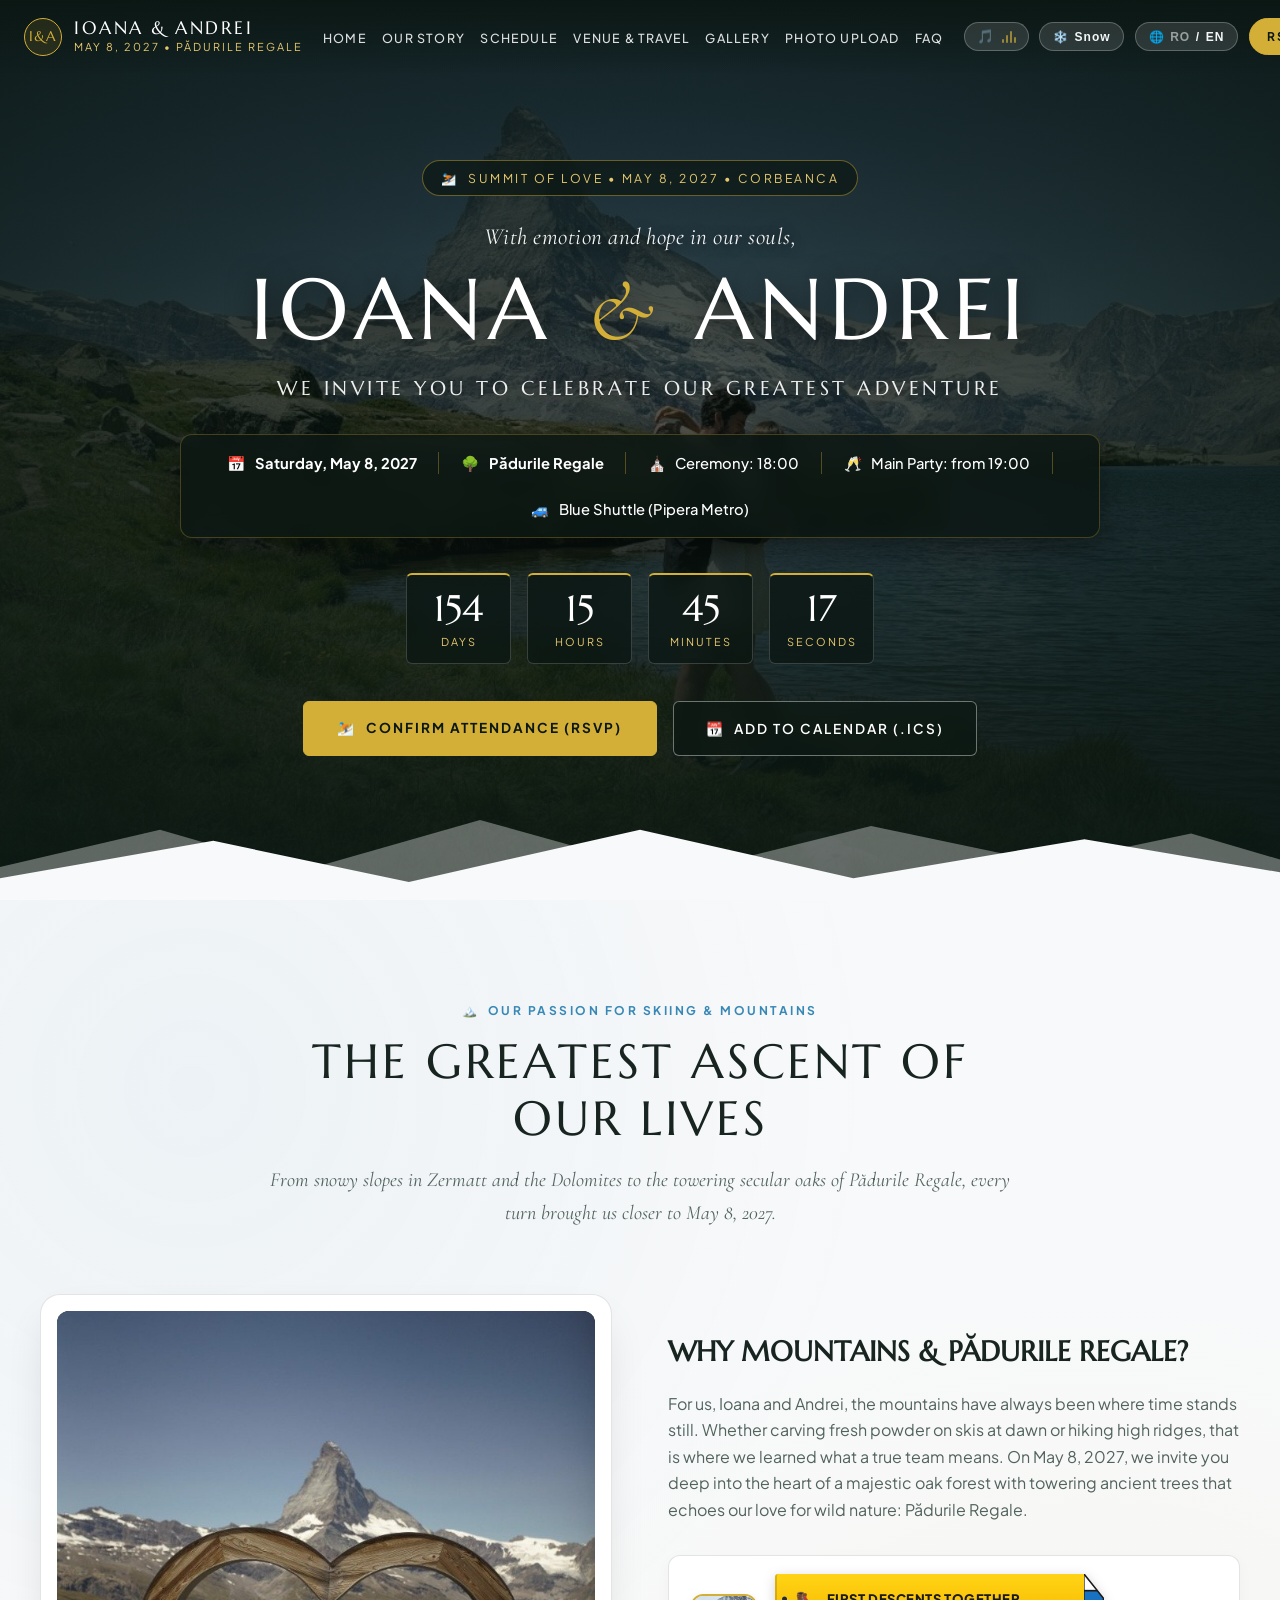
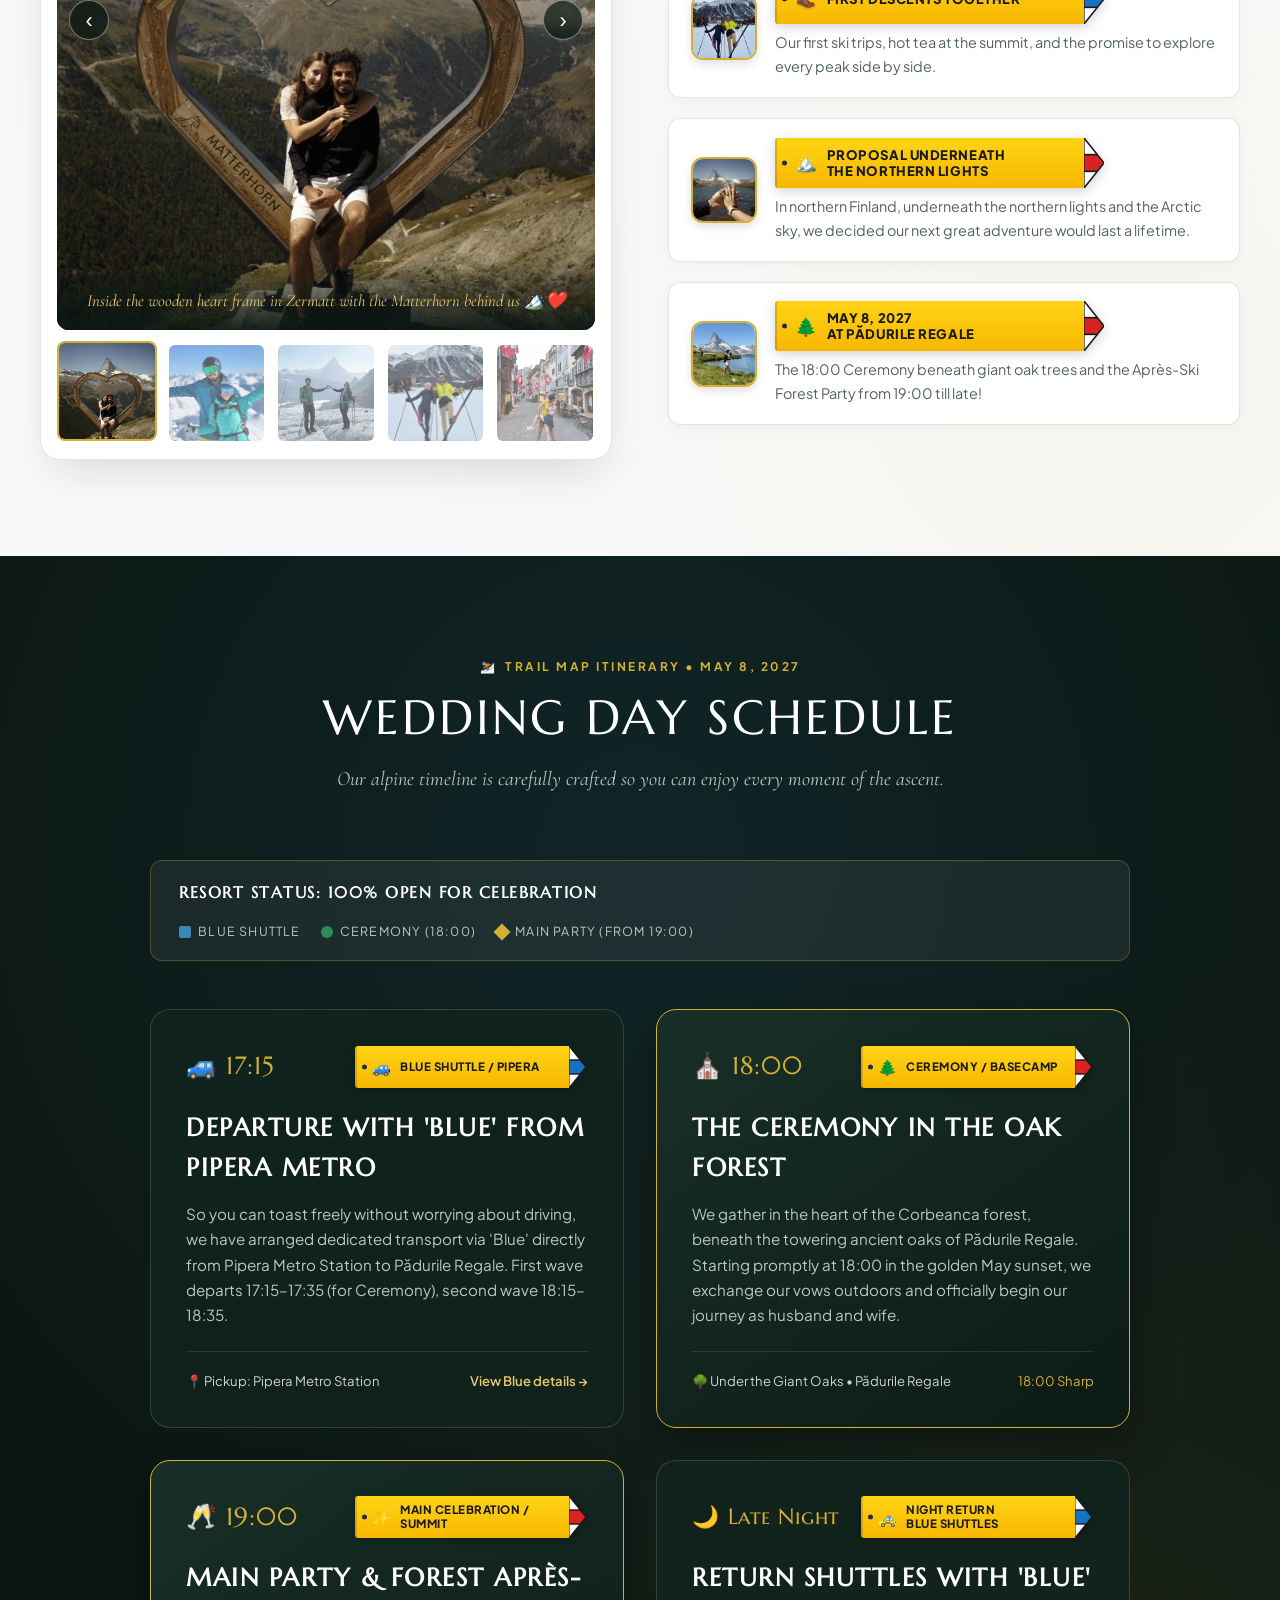
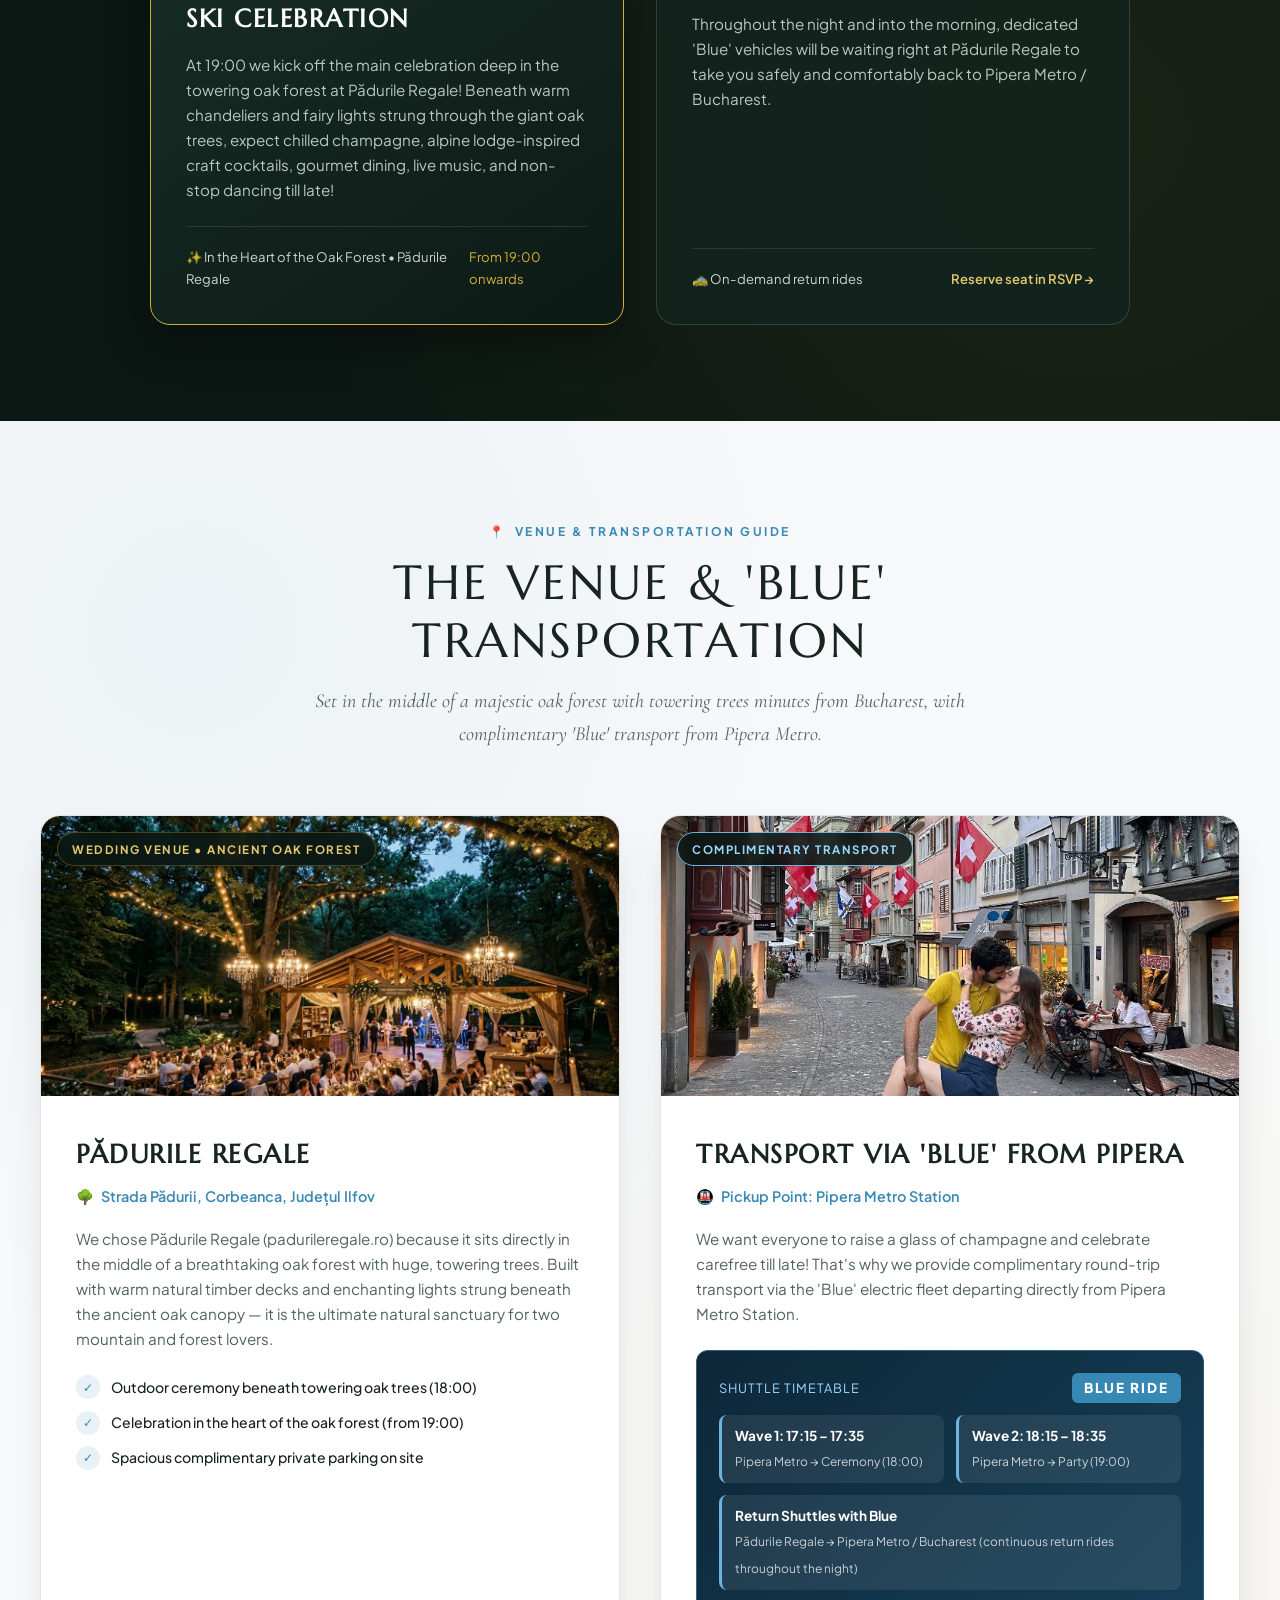
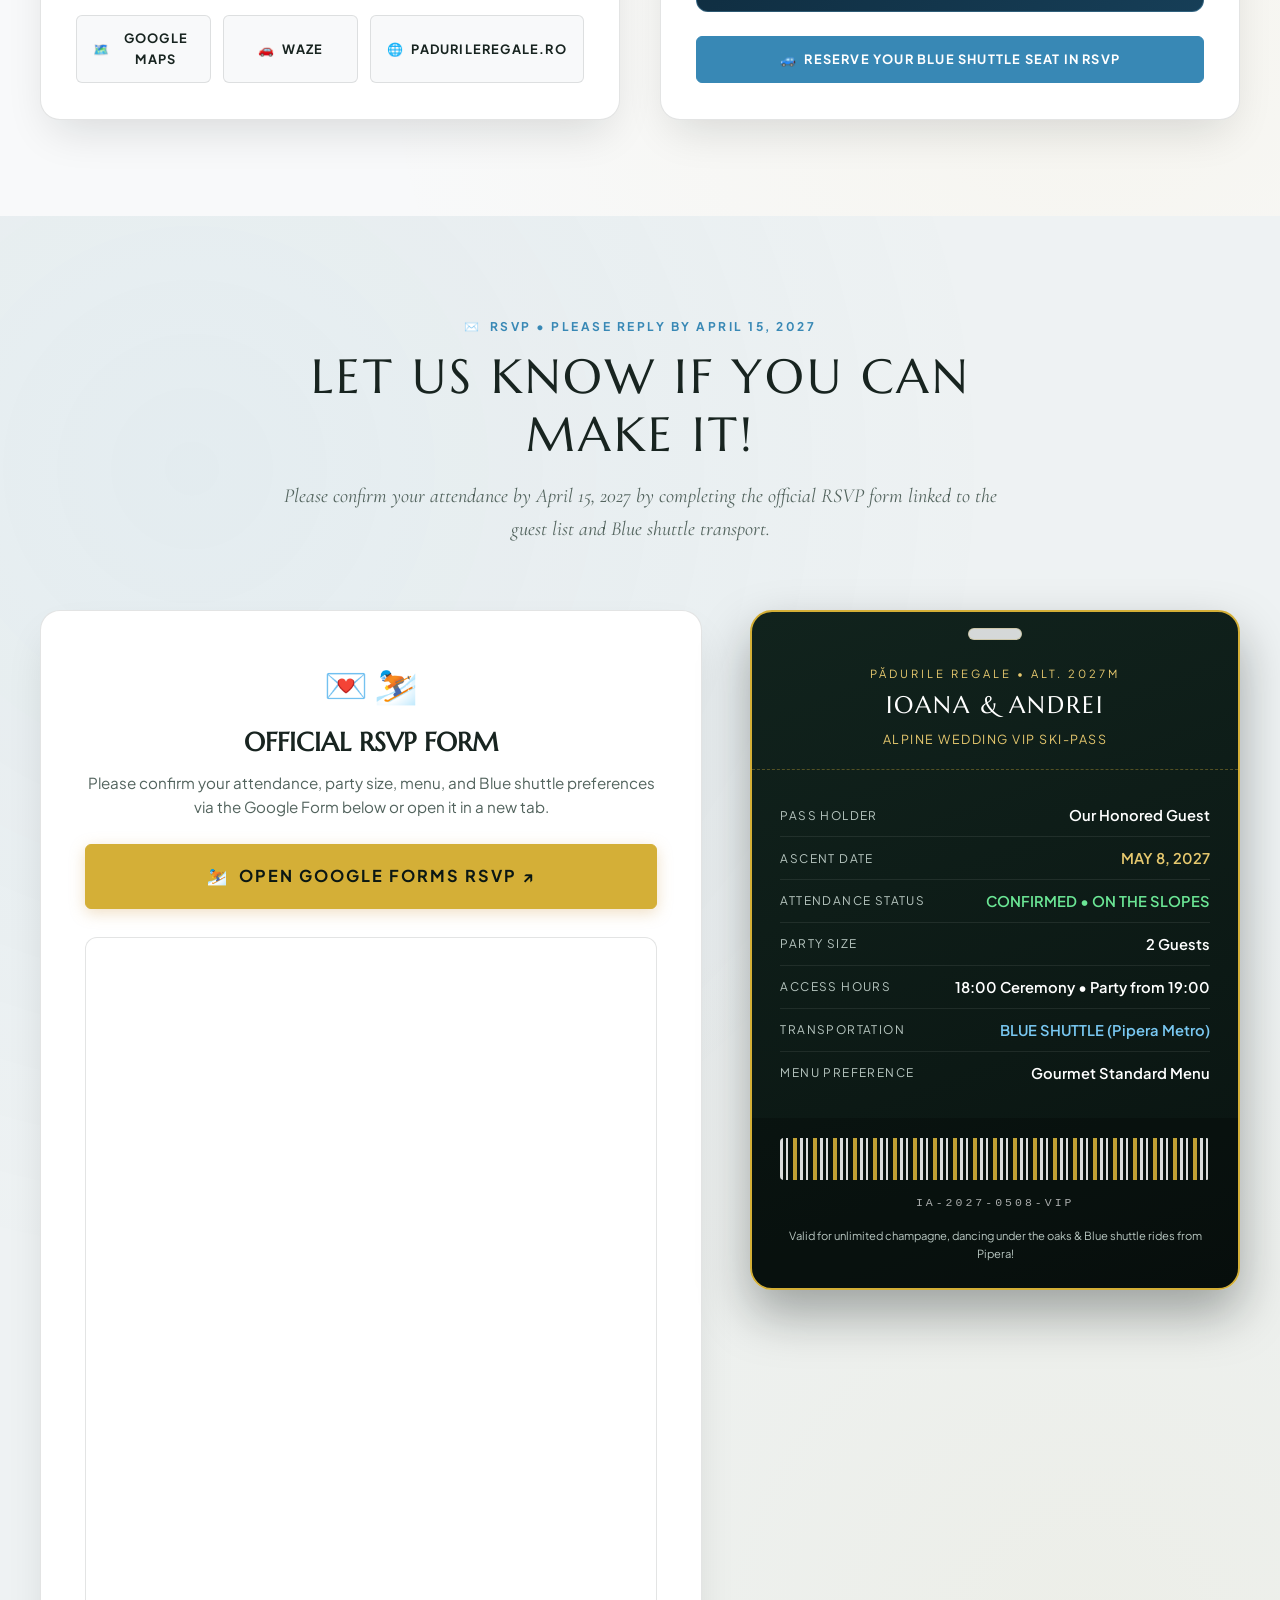
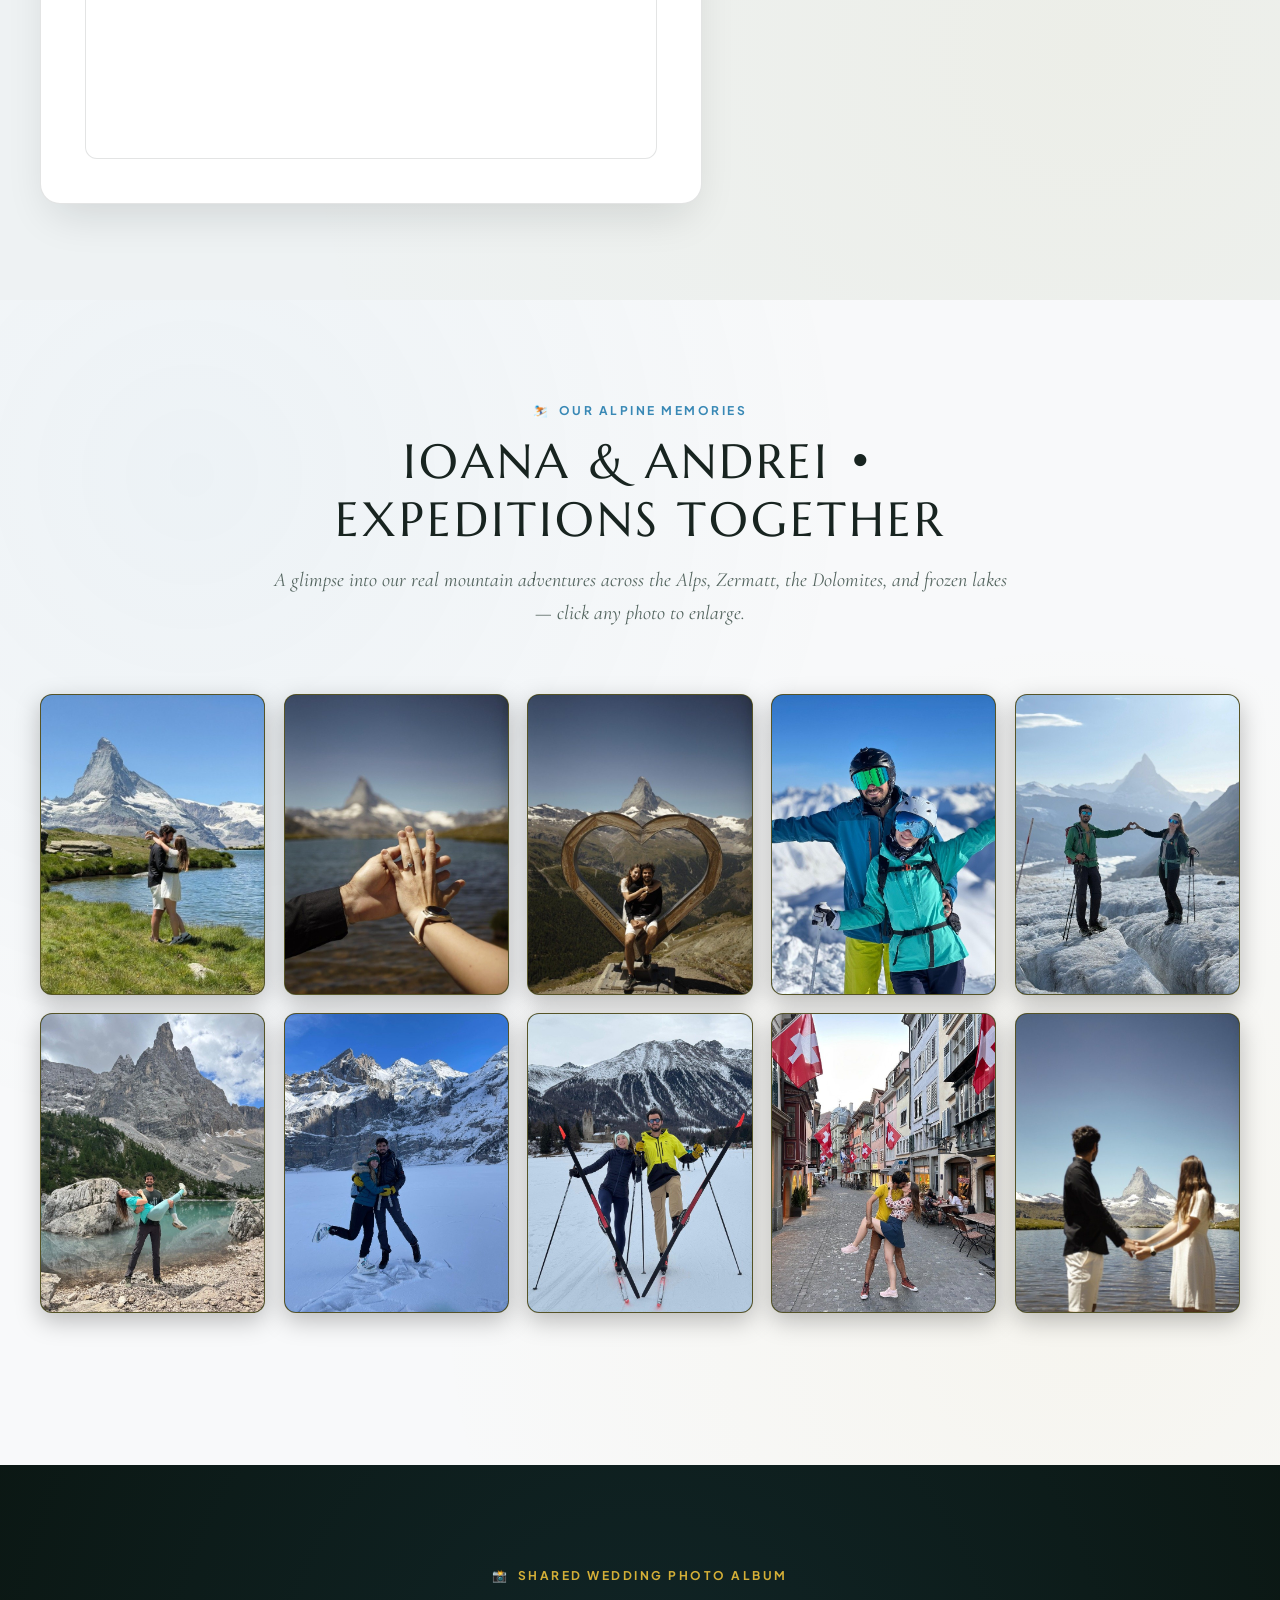
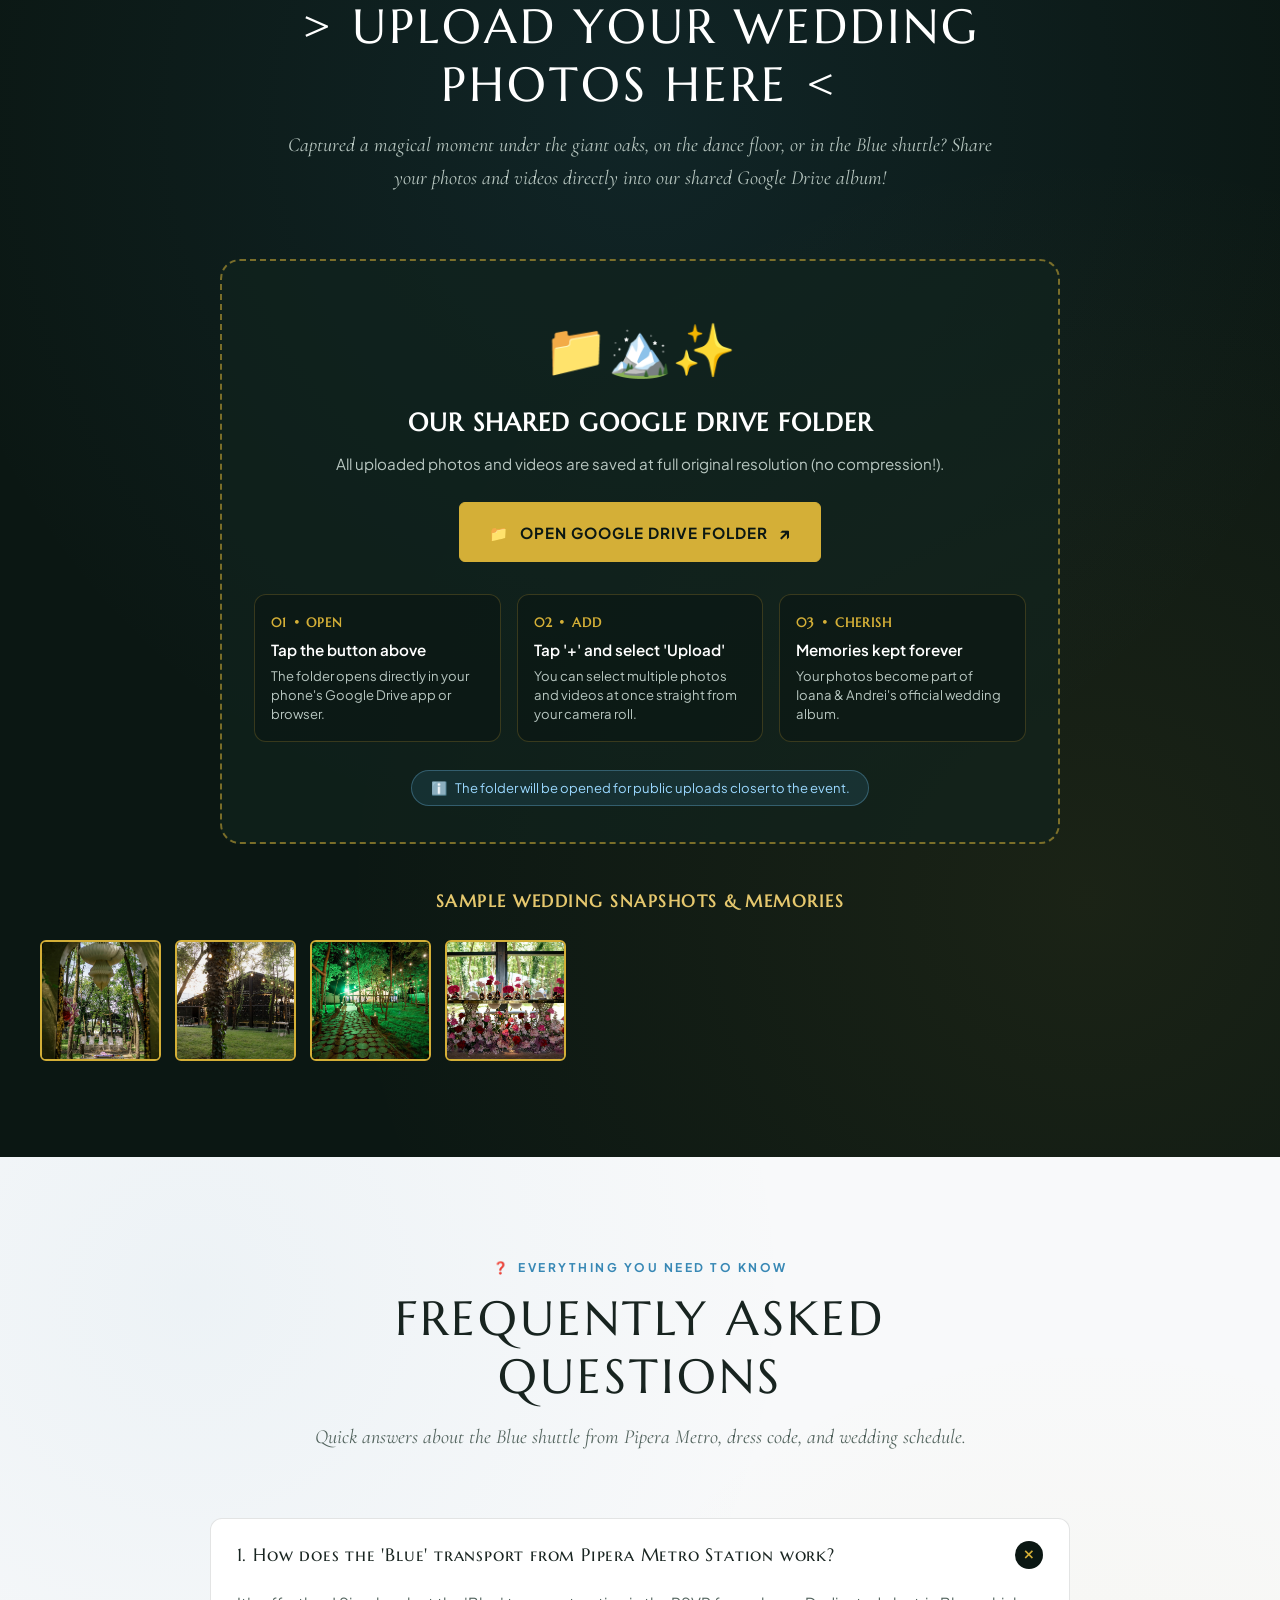
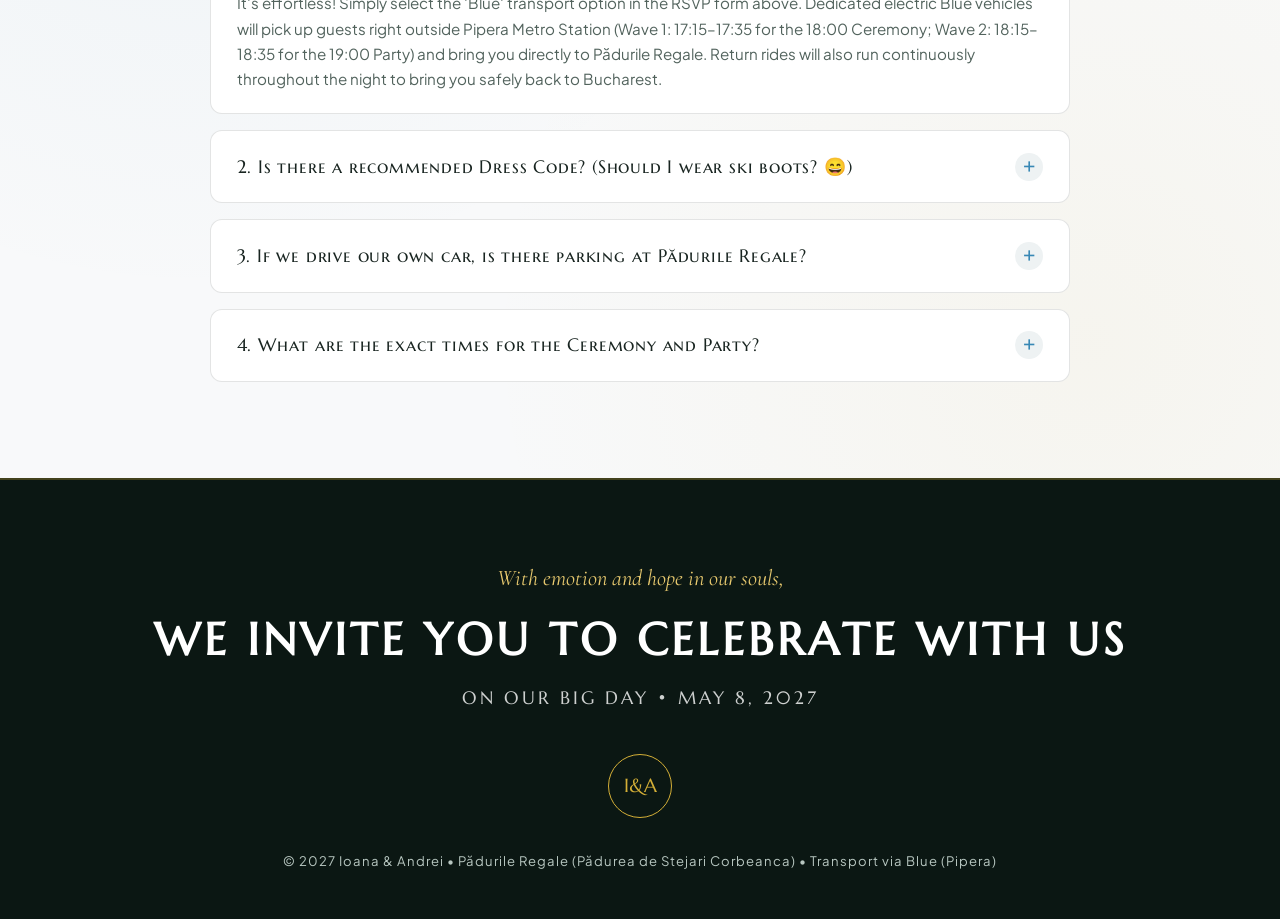
<file: index.html>
<!DOCTYPE html>
<html lang="en">
<head>
  <meta charset="UTF-8" />
  <meta name="viewport" content="width=device-width, initial-scale=1.0" />
  <title>Ioana &amp; Andrei • May 8, 2027 • Wedding at Pădurile Regale</title>
  <meta name="description" content="With emotion and joy in our hearts, we invite you to celebrate with us on May 8, 2027 at Pădurile Regale! Ceremony at 18:00 in the ancient oak forest, followed by the Main Party from 19:00 onwards. Transport provided with Blue from Pipera Metro." />
  <meta name="robots" content="noindex, nofollow, noarchive" />
  <meta name="googlebot" content="noindex, nofollow, noarchive" />
  <link rel="stylesheet" href="styles.css?v=2.5" />
</head>
<body>
  <!-- Subtle Snowfall Overlay -->
  <canvas id="snow-canvas" aria-hidden="true"></canvas>

  <!-- Background Atmosphere Music Player (HTML5 Audio: Alex Warren - Ordinary) -->
  <audio id="bg-audio" preload="auto" loop playsinline>
    <source src="assets/audio/ordinary.mp3" type="audio/mpeg" />
  </audio>

  <!-- Navigation Header -->
  <header id="site-header" class="site-header">
    <div class="nav-container">
      <a href="#acasa" class="brand-logo" id="nav-brand-link">
        <div class="brand-crest-mini">I&amp;A</div>
        <div class="brand-text">
          <span class="brand-names">IOANA &amp; ANDREI</span>
          <span class="brand-sub" data-ro="8 MAI 2027 • PĂDURILE REGALE" data-en="MAY 8, 2027 • PĂDURILE REGALE">MAY 8, 2027 • PĂDURILE REGALE</span>
        </div>
      </a>

      <nav aria-label="Main Navigation">
        <ul class="nav-links">
          <li><a href="#acasa" data-ro="Acasă" data-en="Home">Home</a></li>
          <li><a href="#poveste" data-ro="Povestea" data-en="Our Story">Our Story</a></li>
          <li><a href="#program" data-ro="Program" data-en="Schedule">Schedule</a></li>
          <li><a href="#locatie-transport" data-ro="Locație &amp; Transport" data-en="Venue &amp; Travel">Venue &amp; Travel</a></li>
          <li><a href="#galerie-foto" data-ro="Galerie" data-en="Gallery">Gallery</a></li>
          <li><a href="#galerie" data-ro="Upload Poze" data-en="Photo Upload">Photo Upload</a></li>
          <li><a href="#faq" data-ro="FAQ" data-en="FAQ">FAQ</a></li>
        </ul>
      </nav>

      <div class="nav-actions">
        <button type="button" id="music-toggle-btn" class="btn-pill-sm music-toggle-btn" aria-label="Muzică de fundal" title="Muzică de fundal: Alex Warren - Ordinary" data-ro-title="Muzică de fundal: Alex Warren - Ordinary" data-en-title="Background music: Alex Warren - Ordinary">
          <span class="music-icon">🎵</span>
          <span class="soundwave" aria-hidden="true">
            <span class="soundwave-bar bar-1"></span>
            <span class="soundwave-bar bar-2"></span>
            <span class="soundwave-bar bar-3"></span>
            <span class="soundwave-bar bar-4"></span>
          </span>
        </button>
        <button type="button" id="snow-toggle-btn" class="btn-pill-sm" title="Comută ninsoarea alpină">
          ❄️ <span data-ro="Atmosferă" data-en="Snow">Snow</span>
        </button>
        <button type="button" id="lang-toggle-btn" class="btn-pill-sm" aria-label="Switch Language">
          🌐 <span id="lang-ro" style="opacity:0.55">RO</span> / <span id="lang-en" style="font-weight:700">EN</span>
        </button>
        <a href="#confirmari" class="btn-rsvp-nav" id="header-rsvp-btn" data-ro="Confirmă (RSVP)" data-en="RSVP Now">RSVP Now</a>
        <button type="button" id="mobile-menu-toggle" class="mobile-menu-toggle" aria-label="Toggle navigation menu" aria-expanded="false" aria-controls="mobile-nav-drawer">
          <span class="hamburger-bar"></span>
          <span class="hamburger-bar"></span>
          <span class="hamburger-bar"></span>
        </button>
      </div>
    </div>
  </header>

  <!-- Mobile Navigation Overlay Drawer -->
  <div id="mobile-nav-drawer" class="mobile-nav-drawer" aria-hidden="true">
    <div class="mobile-nav-inner">
      <ul class="mobile-nav-links">
        <li>
          <a href="#acasa" class="mobile-nav-link">
            <span class="mobile-nav-icon">🏔️</span>
            <span class="mobile-nav-text" data-ro="Acasă" data-en="Home">Home</span>
            <span class="mobile-nav-chevron">›</span>
          </a>
        </li>
        <li>
          <a href="#poveste" class="mobile-nav-link">
            <span class="mobile-nav-icon">⛷️</span>
            <span class="mobile-nav-text" data-ro="Povestea" data-en="Our Story">Our Story</span>
            <span class="mobile-nav-chevron">›</span>
          </a>
        </li>
        <li>
          <a href="#program" class="mobile-nav-link">
            <span class="mobile-nav-icon">⏱️</span>
            <span class="mobile-nav-text" data-ro="Program" data-en="Schedule">Schedule</span>
            <span class="mobile-nav-chevron">›</span>
          </a>
        </li>
        <li>
          <a href="#locatie-transport" class="mobile-nav-link">
            <span class="mobile-nav-icon">🌲</span>
            <span class="mobile-nav-text" data-ro="Locație &amp; Transport" data-en="Venue &amp; Travel">Venue &amp; Travel</span>
            <span class="mobile-nav-chevron">›</span>
          </a>
        </li>
        <li>
          <a href="#galerie-foto" class="mobile-nav-link">
            <span class="mobile-nav-icon">📸</span>
            <span class="mobile-nav-text" data-ro="Galerie" data-en="Gallery">Gallery</span>
            <span class="mobile-nav-chevron">›</span>
          </a>
        </li>
        <li>
          <a href="#galerie" class="mobile-nav-link">
            <span class="mobile-nav-icon">☁️</span>
            <span class="mobile-nav-text" data-ro="Upload Poze" data-en="Photo Upload">Photo Upload</span>
            <span class="mobile-nav-chevron">›</span>
          </a>
        </li>
        <li>
          <a href="#faq" class="mobile-nav-link">
            <span class="mobile-nav-icon">❓</span>
            <span class="mobile-nav-text" data-ro="FAQ" data-en="FAQ">FAQ</span>
            <span class="mobile-nav-chevron">›</span>
          </a>
        </li>
      </ul>
      <div class="mobile-nav-footer">
        <a href="#confirmari" class="btn-primary-gold mobile-nav-rsvp-btn" id="mobile-rsvp-btn">
          <span>⛷️</span>
          <span data-ro="Confirmă Prezența (RSVP)" data-en="Confirm Attendance (RSVP)">Confirm Attendance (RSVP)</span>
        </a>
        <div class="mobile-nav-quick-toggles">
          <button type="button" id="mobile-snow-toggle" class="btn-pill-sm mobile-quick-pill" title="Comută ninsoarea">
            ❄️ <span data-ro="Ninsoare Alpină" data-en="Snow Effect">Snow Effect</span>
          </button>
          <button type="button" id="mobile-music-toggle" class="btn-pill-sm mobile-quick-pill" title="Muzică de fundal">
            🎵 <span data-ro="Muzică Nuntă" data-en="Wedding Music">Wedding Music</span>
          </button>
        </div>
        <div class="mobile-nav-meta">
          <span data-ro="📅 8 Mai 2027" data-en="📅 May 8, 2027">📅 May 8, 2027</span>
          <span>•</span>
          <span data-ro="🌲 Pădurile Regale" data-en="🌲 Pădurile Regale">🌲 Pădurile Regale</span>
        </div>
      </div>
    </div>
  </div>

  <main>
    <!-- HERO SECTION WITH INTERACTIVE REAL-PHOTO SLIDESHOW BACKGROUND -->
    <section id="acasa" class="hero-section">
      <!-- Dual-Layer Background Slideshow (100% Real Photos of Ioana & Andrei) -->
      <div class="hero-slideshow-wrapper" aria-hidden="true">
        <!-- Slide 1: Lake Embrace beneath Matterhorn -->
        <div class="hero-slide active">
          <img src="assets/real_01_lake_embrace.jpg" class="hero-slide-ambient" alt="" style="object-position: 57% 48%;" />
          <img src="assets/real_01_lake_embrace.jpg" class="hero-slide-main" alt="Ioana și Andrei îmbrățișați lângă lacul alpin sub Matterhorn" style="object-position: 57% 48%;" />
        </div>
        <!-- Slide 2: Ski Goggles on Snowy Slope -->
        <div class="hero-slide">
          <img src="assets/real_04_ski_goggles.jpg" class="hero-slide-ambient" alt="" style="object-position: center 35%;" />
          <img src="assets/real_04_ski_goggles.jpg" class="hero-slide-main" alt="Ioana și Andrei pe pârtia de schi" style="object-position: center 35%;" />
        </div>
        <!-- Slide 3: Engagement Ring at Matterhorn -->
        <div class="hero-slide">
          <img src="assets/real_02_ring_matterhorn.jpg" class="hero-slide-ambient" alt="" style="object-position: center 52%;" />
          <img src="assets/real_02_ring_matterhorn.jpg" class="hero-slide-main" alt="Inelul de logodnă în fața vârfului Matterhorn" style="object-position: center 52%;" />
        </div>
        <!-- Slide 4: Dolomites Turquoise Lake Lift -->
        <div class="hero-slide">
          <img src="assets/real_06_dolomites_lift.jpg" class="hero-slide-ambient" alt="" style="object-position: center 58%;" />
          <img src="assets/real_06_dolomites_lift.jpg" class="hero-slide-main" alt="Ioana și Andrei în Dolomiți lângă lacul turcoaz" style="object-position: center 58%;" />
        </div>
        <!-- Slide 5: Ice Skating on Mountain Lake -->
        <div class="hero-slide">
          <img src="assets/real_07_ice_skating.jpg" class="hero-slide-ambient" alt="" style="object-position: center 48%;" />
          <img src="assets/real_07_ice_skating.jpg" class="hero-slide-main" alt="Ioana și Andrei la patinaj pe lacul înghețat din munți" style="object-position: center 48%;" />
        </div>
      </div>

      <div class="hero-overlay"></div>

      <div class="hero-content">
        <div class="alpine-badge">
          <span>⛷️</span>
          <span data-ro="ALTITUDINEA FERICIRII • 8 MAI 2027 • CORBEANCA" data-en="SUMMIT OF LOVE • MAY 8, 2027 • CORBEANCA">SUMMIT OF LOVE • MAY 8, 2027 • CORBEANCA</span>
        </div>

        <p class="hero-quote-pre" data-ro="Cu emoție și speranță în suflet," data-en="With emotion and hope in our souls,">With emotion and hope in our souls,</p>

        <h1 class="hero-title">
          IOANA <span class="amp">&amp;</span> ANDREI
        </h1>

        <p class="hero-subtitle-invite" data-ro="Vă invităm să ne fiți alături în ziua cea mare" data-en="We invite you to celebrate our greatest adventure">We invite you to celebrate our greatest adventure</p>

        <!-- Key Event Details Pill Bar -->
        <div class="hero-meta-bar">
          <div class="hero-meta-item">
            <span>📅</span>
            <strong data-ro="Sâmbătă, 8 Mai 2027" data-en="Saturday, May 8, 2027">Saturday, May 8, 2027</strong>
          </div>
          <div class="hero-meta-divider"></div>
          <div class="hero-meta-item">
            <span>🌳</span>
            <strong>Pădurile Regale</strong>
          </div>
          <div class="hero-meta-divider"></div>
          <div class="hero-meta-item">
            <span>⛪</span>
            <span data-ro="Ceremonia: 18:00" data-en="Ceremony: 18:00">Ceremony: 18:00</span>
          </div>
          <div class="hero-meta-divider"></div>
          <div class="hero-meta-item">
            <span>🥂</span>
            <span data-ro="Petrecerea: de la 19:00" data-en="Main Party: from 19:00">Main Party: from 19:00</span>
          </div>
          <div class="hero-meta-divider"></div>
          <div class="hero-meta-item">
            <span>🚙</span>
            <span data-ro="Transport Blue (Metrou Pipera)" data-en="Blue Shuttle (Pipera Metro)">Blue Shuttle (Pipera Metro)</span>
          </div>
        </div>

        <!-- Live Countdown Timer -->
        <div class="countdown-grid" aria-label="Countdown to Wedding">
          <div class="countdown-box">
            <div class="countdown-num" id="cd-days">235</div>
            <div class="countdown-label" data-ro="Zile" data-en="Days">Days</div>
          </div>
          <div class="countdown-box">
            <div class="countdown-num" id="cd-hours">04</div>
            <div class="countdown-label" data-ro="Ore" data-en="Hours">Hours</div>
          </div>
          <div class="countdown-box">
            <div class="countdown-num" id="cd-mins">49</div>
            <div class="countdown-label" data-ro="Minute" data-en="Minutes">Minutes</div>
          </div>
          <div class="countdown-box">
            <div class="countdown-num" id="cd-secs">28</div>
            <div class="countdown-label" data-ro="Secunde" data-en="Seconds">Seconds</div>
          </div>
        </div>

        <!-- Hero CTA Buttons -->
        <div class="hero-cta-group">
          <a href="#confirmari" class="btn-primary-gold" id="hero-btn-rsvp">
            <span>⛷️</span>
            <span data-ro="Confirmă Prezența (Dă-ne de veste!)" data-en="Confirm Attendance (RSVP)">Confirm Attendance (RSVP)</span>
          </a>
          <button type="button" class="btn-outline-snow" id="btn-download-ics">
            <span>📆</span>
            <span data-ro="Salvează în Calendar (.ics)" data-en="Add to Calendar (.ics)">Add to Calendar (.ics)</span>
          </button>
        </div>
      </div>

      <!-- Mountain Silhouette SVG Divider -->
      <div class="mountain-divider">
        <svg viewBox="0 0 1440 120" preserveAspectRatio="none" xmlns="http://www.w3.org/2000/svg">
          <path d="M0,120 L0,75 L180,25 L340,80 L540,12 L760,85 L980,20 L1180,70 L1340,30 L1440,65 L1440,120 Z" fill="#f8f9fa" opacity="0.35"></path>
          <path d="M0,120 L0,90 L240,40 L460,95 L720,25 L960,90 L1220,38 L1440,82 L1440,120 Z" fill="#f8f9fa"></path>
        </svg>
      </div>
    </section>

    <!-- OUR ALPINE STORY & THEME SECTION -->
    <section id="poveste" class="section-padding topo-pattern-light">
      <div class="container">
        <div class="section-header">
          <div class="section-tag">
            <span>🏔️</span>
            <span data-ro="PASIUNEA NOASTRĂ PENTRU MUNTE &amp; SCHI" data-en="OUR PASSION FOR SKIING &amp; MOUNTAINS">OUR PASSION FOR SKIING &amp; MOUNTAINS</span>
          </div>
          <h2 class="section-title" data-ro="CEA MAI FRUMOASĂ ASCENSIUNE A VIEȚII NOASTRE" data-en="THE GREATEST ASCENT OF OUR LIVES">THE GREATEST ASCENT OF OUR LIVES</h2>
          <p class="section-subtitle" data-ro="De pe pârtiile înzăpezite din Zermatt și Dolomiți până sub coroanele stejarilor seculari din Pădurile Regale, fiecare viraj ne-a adus mai aproape de ziua de 8 Mai 2027." data-en="From snowy slopes in Zermatt and the Dolomites to the towering secular oaks of Pădurile Regale, every turn brought us closer to May 8, 2027.">From snowy slopes in Zermatt and the Dolomites to the towering secular oaks of Pădurile Regale, every turn brought us closer to May 8, 2027.</p>
        </div>

        <div class="story-grid">
          <!-- Interactive Photo Carousel Card (Real Photos of Ioana & Andrei) -->
          <div class="story-carousel-card">
            <div class="story-carousel-stage">
              <button type="button" class="story-nav-btn prev" id="story-prev-btn" aria-label="Previous story photo">‹</button>
              <img src="assets/real_03_heart_frame.jpg" alt="Ioana și Andrei în Zermatt - Matterhorn" id="story-carousel-main-img" class="story-carousel-img" style="transition: opacity 0.2s ease; object-position: center 65%;" />
              <button type="button" class="story-nav-btn next" id="story-next-btn" aria-label="Next story photo">›</button>
              <div class="story-carousel-caption" id="story-carousel-caption">
                Inside the heart frame in Zermatt, with the Matterhorn behind us 🏔️❤️
              </div>
            </div>

            <!-- Thumbnails Strip -->
            <div class="story-thumbs-strip">
              <button type="button" class="story-thumb-btn active"
                data-src="assets/real_03_heart_frame.jpg"
                data-object-position="center 65%"
                data-caption-ro="Inside the heart frame in Zermatt, with the Matterhorn behind us 🏔️❤️"
                data-caption-en="Inside the wooden heart frame in Zermatt with the Matterhorn behind us 🏔️❤️">
                <img src="assets/real_03_heart_frame.jpg" alt="Zermatt Heart Frame" style="object-position: center 65%;" />
              </button>
              <button type="button" class="story-thumb-btn"
                data-src="assets/real_04_ski_goggles.jpg"
                data-object-position="center 35%"
                data-caption-ro="Pe pârtia de schi, în elementul nostru favorit ⛷️❄️"
                data-caption-en="On the ski slopes together, in our favorite element ⛷️❄️">
                <img src="assets/real_04_ski_goggles.jpg" alt="Ski Goggles on Slope" style="object-position: center 35%;" />
              </button>
              <button type="button" class="story-thumb-btn"
                data-src="assets/real_05_glacier_heart.jpg"
                data-object-position="center 45%"
                data-caption-ro="Pe ghețar la peste 3.000m altitudine, formând o inimă 🤍🏔️"
                data-caption-en="On the glacier above 3,000m altitude, making a heart with our hands 🤍🏔️">
                <img src="assets/real_05_glacier_heart.jpg" alt="Glacier Heart" style="object-position: center 45%;" />
              </button>
              <button type="button" class="story-thumb-btn"
                data-src="assets/real_08_xc_skis.jpg"
                data-object-position="center 40%"
                data-caption-ro="Cu schiurile de fond în valea înzăpezită 🎿🌲"
                data-caption-en="Cross-country skiing in a serene snowy alpine valley 🎿🌲">
                <img src="assets/real_08_xc_skis.jpg" alt="Cross-country skis" style="object-position: center 40%;" />
              </button>
              <button type="button" class="story-thumb-btn"
                data-src="assets/real_09_swiss_kiss.jpg"
                data-object-position="center 58%"
                data-caption-ro="Sărut pe străduțele alpine din Elveția 🇨🇭✨"
                data-caption-en="A kiss on charming Swiss alpine cobblestone streets 🇨🇭✨">
                <img src="assets/real_09_swiss_kiss.jpg" alt="Swiss Village Kiss" style="object-position: center 58%;" />
              </button>
            </div>
          </div>

          <div class="story-text-content">
            <h3 style="font-family: var(--font-display); font-size: 1.75rem; margin-bottom: 1rem; color: var(--text-dark);" data-ro="DE CE MUNTELE &amp; PĂDURILE REGALE?" data-en="WHY MOUNTAINS &amp; PĂDURILE REGALE?">WHY MOUNTAINS &amp; PĂDURILE REGALE?</h3>
            <p style="color: var(--text-muted-dark); margin-bottom: 1.25rem;" data-ro="Pentru noi, Ioana și Andrei, muntele a fost mereu locul unde timpul stă în loc. Fie că suntem cu schiurile în picioare la prima oră a dimineții pe pârtie sau pe poteci de creastă, acolo am învățat ce înseamnă echipa perfectă. Pe 8 Mai 2027, vă invităm în inima unei păduri autentice de stejari cu arbori impunători, care ne amintește de liniștea și măreția naturii montane: Pădurile Regale." data-en="For us, Ioana and Andrei, the mountains have always been where time stands still. Whether carving fresh powder on skis at dawn or hiking high ridges, that is where we learned what a true team means. On May 8, 2027, we invite you deep into the heart of a majestic oak forest with towering ancient trees that echoes our love for wild nature: Pădurile Regale.">For us, Ioana and Andrei, the mountains have always been where time stands still. Whether carving fresh powder on skis at dawn or hiking high ridges, that is where we learned what a true team means. On May 8, 2027, we invite you deep into the heart of a majestic oak forest with towering ancient trees that echoes our love for wild nature: Pădurile Regale.</p>

            <div class="ski-milestones">
              <!-- Milestone 1: Swiss Hiking Sign (Alpinwanderweg - Blue Tip) -->
              <div class="milestone-card">
                <img src="assets/real_08_xc_skis.jpg" alt="Primele coborâri la schi" class="milestone-photo-avatar" style="object-position: center 38%;" />
                <div class="milestone-info">
                  <h4 class="swiss-trail-sign tip-blue">
                    <span class="swiss-trail-icon">🥾</span>
                    <span class="swiss-trail-text" data-ro="PRIMELE COBORÂRI ÎMPREUNĂ" data-en="FIRST DESCENTS TOGETHER">FIRST DESCENTS TOGETHER</span>
                  </h4>
                  <p data-ro="Primele vacanțe la schi, ceaiul cald în vârful muntelui și promisiunea că vom explora lumea împreună." data-en="Our first ski trips, hot tea at the summit, and the promise to explore every peak side by side.">Our first ski trips, hot tea at the summit, and the promise to explore every peak side by side.</p>
                </div>
              </div>

              <!-- Milestone 2: Swiss Hiking Sign (Bergwanderweg - Red Tip: Proposal in Northern Finland) -->
              <div class="milestone-card">
                <img src="assets/real_02_ring_matterhorn.jpg" alt="Cererea în căsătorie în nordul Finlandei sub aurora boreală" class="milestone-photo-avatar" style="object-position: center 58%;" />
                <div class="milestone-info">
                  <h4 class="swiss-trail-sign tip-red">
                    <span class="swiss-trail-icon">🏔️</span>
                    <span class="swiss-trail-text" data-ro="CEREREA ÎN CĂSĂTORIE&lt;br&gt;SUB AURORA BOREALĂ" data-en="PROPOSAL UNDERNEATH&lt;br&gt;THE NORTHERN LIGHTS">PROPOSAL UNDERNEATH<br>THE NORTHERN LIGHTS</span>
                  </h4>
                  <p data-ro="În nordul Finlandei, sub magia aurorei boreale și cerul arctic, am decis că următoarea noastră mare aventură va fi pentru totdeauna." data-en="In northern Finland, underneath the northern lights and the Arctic sky, we decided our next great adventure would last a lifetime.">In northern Finland, underneath the northern lights and the Arctic sky, we decided our next great adventure would last a lifetime.</p>
                </div>
              </div>

              <!-- Milestone 3: Swiss Hiking Sign (Bergwanderweg - Red Tip: Wedding Celebration) -->
              <div class="milestone-card">
                <img src="assets/real_01_lake_embrace.jpg" alt="Nunta la Pădurile Regale" class="milestone-photo-avatar" style="object-position: 57% 50%;" />
                <div class="milestone-info">
                  <h4 class="swiss-trail-sign tip-red">
                    <span class="swiss-trail-icon">🌲</span>
                    <span class="swiss-trail-text" data-ro="8 MAI 2027&lt;br&gt;LA PĂDURILE REGALE" data-en="MAY 8, 2027&lt;br&gt;AT PĂDURILE REGALE">MAY 8, 2027<br>AT PĂDURILE REGALE</span>
                  </h4>
                  <p data-ro="Ceremonia de la 18:00 sub stejarii uriași și Petrecerea Après-Ski de la ora 19:00 până târziu în noapte!" data-en="The 18:00 Ceremony beneath giant oak trees and the Après-Ski Forest Party from 19:00 till late!">The 18:00 Ceremony beneath giant oak trees and the Après-Ski Forest Party from 19:00 till late!</p>
                </div>
              </div>
            </div>
          </div>
        </div>
      </div>
    </section>

    <!-- SCHEDULE / PROGRAM SECTION (SKI TRAIL MAP TIMELINE) -->
    <section id="program" class="section-padding topo-pattern-dark dark-section">
      <div class="container">
        <div class="section-header">
          <div class="section-tag gold">
            <span>⛷️</span>
            <span data-ro="HARTA PÂRTIILOR • 8 MAI 2027" data-en="TRAIL MAP ITINERARY • MAY 8, 2027">TRAIL MAP ITINERARY • MAY 8, 2027</span>
          </div>
          <h2 class="section-title" data-ro="PROGRAMUL EVENIMENTULUI" data-en="WEDDING DAY SCHEDULE">WEDDING DAY SCHEDULE</h2>
          <p class="section-subtitle" data-ro="Mișcarea pe pârtie este atent planificată pentru ca voi să vă bucurați de fiecare clipă." data-en="Our alpine timeline is carefully crafted so you can enjoy every moment of the ascent.">Our alpine timeline is carefully crafted so you can enjoy every moment of the ascent.</p>
        </div>

        <div class="timeline-wrapper">
          <div class="ski-map-header">
            <div>
              <strong style="color: #fff; font-family: var(--font-display); letter-spacing: 1.5px;" data-ro="STATUS DOMENIU SCHIABIL: DESCHIS 100% PENTRU DISTRACȚIE" data-en="RESORT STATUS: 100% OPEN FOR CELEBRATION">RESORT STATUS: 100% OPEN FOR CELEBRATION</strong>
            </div>
            <div class="ski-map-legend">
              <div class="legend-item"><span class="legend-dot square"></span> <span data-ro="Transport Blue (Pipera)" data-en="Blue Shuttle">Blue Shuttle</span></div>
              <div class="legend-item"><span class="legend-dot circle"></span> <span data-ro="Ceremonia (18:00)" data-en="Ceremony (18:00)">Ceremony (18:00)</span></div>
              <div class="legend-item"><span class="legend-dot diamond"></span> <span data-ro="Petrecerea (de la 19:00)" data-en="Main Party (from 19:00)">Main Party (from 19:00)</span></div>
            </div>
          </div>

          <div class="schedule-cards-grid">
            <!-- Card 1: Transport Blue Departure -->
            <div class="schedule-card">
              <div>
                <div class="schedule-card-top">
                  <div class="schedule-time-badge">
                    <span>🚙</span> 17:15
                  </div>
                  <div class="swiss-trail-sign sm tip-blue">
                    <span class="swiss-trail-icon">🚙</span>
                    <span class="swiss-trail-text" data-ro="SHUTTLE BLUE / PIPERA" data-en="BLUE SHUTTLE / PIPERA">BLUE SHUTTLE / PIPERA</span>
                  </div>
                </div>
                <h3 data-ro="PLECAREA CU „BLUE” DE LA METROU PIPERA" data-en="DEPARTURE WITH 'BLUE' FROM PIPERA METRO">DEPARTURE WITH 'BLUE' FROM PIPERA METRO</h3>
                <p data-ro="Pentru ca voi să vă puteți bucura de șampanie fără grija mașinii, am asigurat transport dedicat prin serviciul „Blue” direct de la Stația de Metrou Pipera către Pădurile Regale. Primul grup pleacă între 17:15 și 17:35 (pentru Ceremonie), iar al doilea între 18:15 și 18:35." data-en="So you can toast freely without worrying about driving, we have arranged dedicated transport via 'Blue' directly from Pipera Metro Station to Pădurile Regale. First wave departs 17:15–17:35 (for Ceremony), second wave 18:15–18:35.">So you can toast freely without worrying about driving, we have arranged dedicated transport via 'Blue' directly from Pipera Metro Station to Pădurile Regale. First wave departs 17:15–17:35 (for Ceremony), second wave 18:15–18:35.</p>
              </div>
              <div class="schedule-card-footer">
                <span data-ro="📍 Punct de preluare: Metrou Pipera" data-en="📍 Pickup: Pipera Metro Station">📍 Pickup: Pipera Metro Station</span>
                <a href="#locatie-transport" style="color: var(--accent-gold-light); text-decoration: none; font-weight: 600;" data-ro="Vezi detalii Blue →" data-en="View Blue details →">View Blue details →</a>
              </div>
            </div>

            <!-- Card 2: 18:00 Ceremony (Highlighted) -->
            <div class="schedule-card featured">
              <div>
                <div class="schedule-card-top">
                  <div class="schedule-time-badge">
                    <span>⛪</span> 18:00
                  </div>
                  <div class="swiss-trail-sign sm tip-red">
                    <span class="swiss-trail-icon">🌲</span>
                    <span class="swiss-trail-text" data-ro="CEREMONIA / BASECAMP" data-en="CEREMONY / BASECAMP">CEREMONY / BASECAMP</span>
                  </div>
                </div>
                <h3 data-ro="CEREMONIA ÎN PĂDUREA DE STEJARI" data-en="THE CEREMONY IN THE OAK FOREST">THE CEREMONY IN THE OAK FOREST</h3>
                <p data-ro="Ne adunăm în inima pădurii din Corbeanca, la umbra stejarilor seculari uriași de la Pădurile Regale. Începând cu ora 18:00 fix, în lumina caldă a apusului de mai, ne vom rosti jurămintele în aer liber și vom începe oficial călătoria noastră ca familie." data-en="We gather in the heart of the Corbeanca forest, beneath the towering ancient oaks of Pădurile Regale. Starting promptly at 18:00 in the golden May sunset, we exchange our vows outdoors and officially begin our journey as husband and wife.">We gather in the heart of the Corbeanca forest, beneath the towering ancient oaks of Pădurile Regale. Starting promptly at 18:00 in the golden May sunset, we exchange our vows outdoors and officially begin our journey as husband and wife.</p>
              </div>
              <div class="schedule-card-footer">
                <span data-ro="🌳 Sub Stejarii Seculari • Pădurile Regale" data-en="🌳 Under the Giant Oaks • Pădurile Regale">🌳 Under the Giant Oaks • Pădurile Regale</span>
                <span style="color: var(--accent-gold);" data-ro="Ora 18:00 Fix" data-en="18:00 Sharp">18:00 Sharp</span>
              </div>
            </div>

            <!-- Card 3: 19:00 Main Party (Highlighted) -->
            <div class="schedule-card featured">
              <div>
                <div class="schedule-card-top">
                  <div class="schedule-time-badge">
                    <span>🥂</span> 19:00
                  </div>
                  <div class="swiss-trail-sign sm tip-red">
                    <span class="swiss-trail-icon">✨</span>
                    <span class="swiss-trail-text" data-ro="MAREA PETRECERE / SUMMIT" data-en="MAIN CELEBRATION / SUMMIT">MAIN CELEBRATION / SUMMIT</span>
                  </div>
                </div>
                <h3 data-ro="PETRECEREA PRINCIPALĂ &amp; APRÈS-SKI ÎN PĂDURE" data-en="MAIN PARTY &amp; FOREST APRÈS-SKI CELEBRATION">MAIN PARTY &amp; FOREST APRÈS-SKI CELEBRATION</h3>
                <p data-ro="De la ora 19:00 dăm startul petrecerii principale în mijlocul pădurii de stejari cu arbori impunători la Pădurile Regale! Sub candelabrele și ghirlandele luminoase agățate printre stejarii uriași, vă așteptăm cu șampanie rece, cocktailuri inspirate de cabanele alpine, cină festivă, muzică live și dans până târziu în noapte!" data-en="At 19:00 we kick off the main celebration deep in the towering oak forest at Pădurile Regale! Beneath warm chandeliers and fairy lights strung through the giant oak trees, expect chilled champagne, alpine lodge-inspired craft cocktails, gourmet dining, live music, and non-stop dancing till late!">At 19:00 we kick off the main celebration deep in the towering oak forest at Pădurile Regale! Beneath warm chandeliers and fairy lights strung through the giant oak trees, expect chilled champagne, alpine lodge-inspired craft cocktails, gourmet dining, live music, and non-stop dancing till late!</p>
              </div>
              <div class="schedule-card-footer">
                <span data-ro="✨ În Inima Pădurii de Stejari • Pădurile Regale" data-en="✨ In the Heart of the Oak Forest • Pădurile Regale">✨ In the Heart of the Oak Forest • Pădurile Regale</span>
                <span style="color: var(--accent-gold);" data-ro="De la ora 19:00" data-en="From 19:00 onwards">From 19:00 onwards</span>
              </div>
            </div>

            <!-- Card 4: Night Return Shuttle -->
            <div class="schedule-card">
              <div>
                <div class="schedule-card-top">
                  <div class="schedule-time-badge time-range">
                    <span>🌙</span> <span data-ro="Noaptea Târziu" data-en="Late Night">Late Night</span>
                  </div>
                  <div class="swiss-trail-sign sm tip-blue">
                    <span class="swiss-trail-icon">🚕</span>
                    <span class="swiss-trail-text" data-ro="COBORÂREA DE NOAPTE&lt;br&gt;NIGHT SHUTTLE" data-en="NIGHT RETURN&lt;br&gt;BLUE SHUTTLES">NIGHT RETURN<br>BLUE SHUTTLES</span>
                  </div>
                </div>
                <h3 data-ro="CURSE RETUR CU „BLUE” SPRE BUCUREȘTI" data-en="RETURN SHUTTLES WITH 'BLUE'">RETURN SHUTTLES WITH 'BLUE'</h3>
                <p data-ro="Pe parcursul nopții și până dimineața, mașinile „Blue” vor fi pregătite la Pădurile Regale pentru a vă duce în deplină siguranță și confort înapoi la Metrou Pipera / în București." data-en="Throughout the night and into the morning, dedicated 'Blue' vehicles will be waiting right at Pădurile Regale to take you safely and comfortably back to Pipera Metro / Bucharest.">Throughout the night and into the morning, dedicated 'Blue' vehicles will be waiting right at Pădurile Regale to take you safely and comfortably back to Pipera Metro / Bucharest.</p>
              </div>
              <div class="schedule-card-footer">
                <span data-ro="🚕 Curse retur la cerere" data-en="🚕 On-demand return rides">🚕 On-demand return rides</span>
                <a href="#confirmari" style="color: var(--accent-gold-light); text-decoration: none; font-weight: 600;" data-ro="Rezervă loc în RSVP →" data-en="Reserve seat in RSVP →">Reserve seat in RSVP →</a>
              </div>
            </div>
          </div>
        </div>
      </div>
    </section>

    <!-- VENUE & TRANSPORT SECTION (PADURILE REGALE OAK FOREST + BLUE FROM PIPERA) -->
    <section id="locatie-transport" class="section-padding topo-pattern-light">
      <div class="container">
        <div class="section-header">
          <div class="section-tag">
            <span>📍</span>
            <span data-ro="GHID DE CĂLĂTORIE SPRE EVENIMENT" data-en="VENUE &amp; TRANSPORTATION GUIDE">VENUE &amp; TRANSPORTATION GUIDE</span>
          </div>
          <h2 class="section-title" data-ro="LOCAȚIA &amp; TRANSPORTUL CU „BLUE”" data-en="THE VENUE &amp; 'BLUE' TRANSPORTATION">THE VENUE &amp; 'BLUE' TRANSPORTATION</h2>
          <p class="section-subtitle" data-ro="În mijlocul unei păduri de stejari cu arbori uriași, la câteva minute de București, cu transport asigurat de la Metrou Pipera." data-en="Set in the middle of a majestic oak forest with towering trees minutes from Bucharest, with complimentary 'Blue' transport from Pipera Metro.">Set in the middle of a majestic oak forest with towering trees minutes from Bucharest, with complimentary 'Blue' transport from Pipera Metro.</p>
        </div>

        <div class="venue-transport-grid">
          <!-- Venue Card: Padurile Regale (Authentic Oak Forest) -->
          <article class="venue-card">
            <div class="card-media-header">
              <img src="assets/venue_padurile_regale.jpg" alt="Pădurile Regale Corbeanca - În mijlocul pădurii de stejari uriași" id="venue-img" />
              <span class="card-media-badge" data-ro="LOCAȚIA NUNȚII • PĂDURE DE STEJARI" data-en="WEDDING VENUE • ANCIENT OAK FOREST">WEDDING VENUE • ANCIENT OAK FOREST</span>
            </div>
            <div class="card-body">
              <div>
                <h3>PĂDURILE REGALE</h3>
                <div class="location-address">
                  <span>🌳</span>
                  <span>Strada Pădurii, Corbeanca, Județul Ilfov</span>
                </div>
                <p data-ro="Am ales Pădurile Regale (padurileregale.ro) pentru că se află chiar în mijlocul unei păduri spectaculoase de stejari cu arbori uriași. Este un spațiu cald din lemn masiv, terase deschise și lumini feerice suspendate sub coroanele stejarilor seculari — cadrul natural perfect pentru doi îndrăgostiți de munte și pădure." data-en="We chose Pădurile Regale (padurileregale.ro) because it sits directly in the middle of a breathtaking oak forest with huge, towering trees. Built with warm natural timber decks and enchanting lights strung beneath the ancient oak canopy — it is the ultimate natural sanctuary for two mountain and forest lovers.">We chose Pădurile Regale (padurileregale.ro) because it sits directly in the middle of a breathtaking oak forest with huge, towering trees. Built with warm natural timber decks and enchanting lights strung beneath the ancient oak canopy — it is the ultimate natural sanctuary for two mountain and forest lovers.</p>

                <ul class="feature-list">
                  <li>
                    <span class="feature-icon">✓</span>
                    <span data-ro="Ceremonie în aer liber sub stejarii uriași (ora 18:00)" data-en="Outdoor ceremony beneath towering oak trees (18:00)">Outdoor ceremony beneath towering oak trees (18:00)</span>
                  </li>
                  <li>
                    <span class="feature-icon">✓</span>
                    <span data-ro="Petrecere în inima pădurii de stejari (de la ora 19:00)" data-en="Celebration in the heart of the oak forest (from 19:00)">Celebration in the heart of the oak forest (from 19:00)</span>
                  </li>
                  <li>
                    <span class="feature-icon">✓</span>
                    <span data-ro="Parcare privată generoasă în incinta pădurii (pentru cei cu mașina personală)" data-en="Spacious complimentary private parking on site">Spacious complimentary private parking on site</span>
                  </li>
                </ul>
              </div>

              <div class="card-actions-row">
                <a href="https://maps.google.com/?q=Padurile+Regale+Corbeanca" target="_blank" rel="noopener noreferrer" class="btn-action-secondary">
                  <span>🗺️</span> Google Maps
                </a>
                <a href="https://waze.com/ul?q=Padurile%20Regale%20Corbeanca" target="_blank" rel="noopener noreferrer" class="btn-action-secondary">
                  <span>🚗</span> Waze
                </a>
                <a href="https://padurileregale.ro/" target="_blank" rel="noopener noreferrer" class="btn-action-secondary">
                  <span>🌐</span> padurileregale.ro
                </a>
              </div>
            </div>
          </article>

          <!-- Transport Card: Blue from Pipera Metro (Using Real Photo of Ioana & Andrei) -->
          <article class="transport-card">
            <div class="card-media-header">
              <img src="assets/real_09_swiss_kiss.jpg" alt="Transport Blue de la Metrou Pipera la Pădurile Regale - Ioana și Andrei" style="object-position: center 58%;" />
              <span class="card-media-badge" style="border-color: #6cb4dc; color: #9ad8ff;" data-ro="TRANSPORT ASIGURAT • FĂRĂ GRIJI" data-en="COMPLIMENTARY TRANSPORT">COMPLIMENTARY TRANSPORT</span>
            </div>
            <div class="card-body">
              <div>
                <h3 data-ro="TRANSPORT CU „BLUE” DIN PIPERA" data-en="TRANSPORT VIA 'BLUE' FROM PIPERA">TRANSPORT VIA 'BLUE' FROM PIPERA</h3>
                <div class="location-address">
                  <span>🚇</span>
                  <span data-ro="Punct de Îmbarcare: Stația de Metrou Pipera" data-en="Pickup Point: Pipera Metro Station">Pickup Point: Pipera Metro Station</span>
                </div>
                <p data-ro="Ne dorim să ciocnim împreună un pahar de șampanie și să dansăm până târziu! De aceea, punem la dispoziția tuturor invitaților transport gratuit dus-întors asigurat de flota electrică „Blue”, cu plecare direct de la Stația de Metrou Pipera." data-en="We want everyone to raise a glass of champagne and celebrate carefree till late! That's why we provide complimentary round-trip transport via the 'Blue' electric fleet departing directly from Pipera Metro Station.">We want everyone to raise a glass of champagne and celebrate carefree till late! That's why we provide complimentary round-trip transport via the 'Blue' electric fleet departing directly from Pipera Metro Station.</p>

                <!-- Blue Timetable Highlight Box -->
                <div class="blue-shuttle-box">
                  <div class="blue-shuttle-header">
                    <span style="font-size: 0.8rem; text-transform: uppercase; letter-spacing: 1px; color: #9ad8ff;" data-ro="ORAR PLECARE &amp; RETUR" data-en="SHUTTLE TIMETABLE">SHUTTLE TIMETABLE</span>
                    <span class="blue-logo-badge">BLUE RIDE</span>
                  </div>
                  <div class="shuttle-timetable">
                    <div class="shuttle-slot">
                      <strong data-ro="Tur 1: 17:15 – 17:35" data-en="Wave 1: 17:15 – 17:35">Wave 1: 17:15 – 17:35</strong>
                      <span data-ro="Metrou Pipera → Ceremonie (18:00)" data-en="Pipera Metro → Ceremony (18:00)">Pipera Metro → Ceremony (18:00)</span>
                    </div>
                    <div class="shuttle-slot">
                      <strong data-ro="Tur 2: 18:15 – 18:35" data-en="Wave 2: 18:15 – 18:35">Wave 2: 18:15 – 18:35</strong>
                      <span data-ro="Metrou Pipera → Petrecere (19:00)" data-en="Pipera Metro → Party (19:00)">Pipera Metro → Party (19:00)</span>
                    </div>
                    <div class="shuttle-slot" style="grid-column: 1 / -1;">
                      <strong data-ro="Curse Retur cu Blue" data-en="Return Shuttles with Blue">Return Shuttles with Blue</strong>
                      <span data-ro="Pădurile Regale → Metrou Pipera / București (curse asigurate pe tot parcursul nopții)" data-en="Pădurile Regale → Pipera Metro / Bucharest (continuous return rides throughout the night)">Pădurile Regale → Pipera Metro / Bucharest (continuous return rides throughout the night)</span>
                    </div>
                  </div>
                </div>
              </div>

              <div class="card-actions-row">
                <a href="#confirmari" id="btn-select-blue-transport" class="btn-action-blue">
                  <span>🚙</span>
                  <span data-ro="Rezervă Loc cu Blue în Formularul RSVP" data-en="Reserve Your Blue Shuttle Seat in RSVP">Reserve Your Blue Shuttle Seat in RSVP</span>
                </a>
              </div>
            </div>
          </article>
        </div>
      </div>
    </section>

    <!-- CONFIRMARI / RSVP SECTION (WITH LIVE ALPINE SKI-PASS PREVIEW) -->
    <section id="confirmari" class="section-padding topo-pattern-light" style="background-color: var(--bg-snow-alt);">
      <div class="container">
        <div class="section-header">
          <div class="section-tag">
            <span>✉️</span>
            <span data-ro="CONFIRMĂRI • PÂNĂ LA 15 APRILIE 2027" data-en="RSVP • PLEASE REPLY BY APRIL 15, 2027">RSVP • PLEASE REPLY BY APRIL 15, 2027</span>
          </div>
          <h2 class="section-title" data-ro="DĂ-NE DE VESTE!" data-en="LET US KNOW IF YOU CAN MAKE IT!">LET US KNOW IF YOU CAN MAKE IT!</h2>
          <p class="section-subtitle" data-ro="Vă rugăm să confirmați prezența până pe 15 Aprilie 2027 prin completarea formularului oficial conectat la lista de invitați și transportul cu Blue." data-en="Please confirm your attendance by April 15, 2027 by completing the official RSVP form linked to the guest list and Blue shuttle transport.">Please confirm your attendance by April 15, 2027 by completing the official RSVP form linked to the guest list and Blue shuttle transport.</p>
        </div>

        <div class="rsvp-layout">
          <!-- RSVP Form Card -->
          <div class="rsvp-form-card">
            <div style="text-align: center; margin-bottom: 1.75rem;">
              <div style="font-size: 2.2rem; margin-bottom: 0.5rem;">💌 ⛷️</div>
              <h3 style="font-family: var(--font-display); font-size: 1.6rem; color: var(--text-dark); margin-bottom: 0.5rem;" data-ro="FORMULAR OFICIAL DE CONFIRMARE" data-en="OFFICIAL RSVP FORM">OFFICIAL RSVP FORM</h3>
              <p style="color: var(--text-muted-dark); font-size: 0.95rem; line-height: 1.6; margin-bottom: 1.5rem;" data-ro="Vă rugăm să ne confirmați prezența și preferințele de meniu &amp; transport completând formularul Google Forms de mai jos sau deschizându-l într-o filă nouă." data-en="Please confirm your attendance, party size, menu, and Blue shuttle preferences via the Google Form below or open it in a new tab.">Please confirm your attendance, party size, menu, and Blue shuttle preferences via the Google Form below or open it in a new tab.</p>

              <a href="https://docs.google.com/forms/d/e/1FAIpQLSf9_wZmGVdlsCJHj3lKPcqokIlKaFskSytJe1swSulVM4Bbsg/viewform?usp=pp_url&amp;hl=en&amp;entry.1359414510=%F0%9F%A5%82+YES,+I+can't+wait+to+be+there!" 
                 data-ro-href="https://docs.google.com/forms/d/e/1FAIpQLSfn04_gFx5xM52FuWdTb5ZjqrCkTLgOKo2F_K7w-z1dn6vRgA/viewform?usp=pp_url&amp;hl=ro&amp;entry.1359414510=%F0%9F%A5%82+DA,+abia+a%C8%99tept+s%C4%83+fim+al%C4%83turi!"
                 data-en-href="https://docs.google.com/forms/d/e/1FAIpQLSf9_wZmGVdlsCJHj3lKPcqokIlKaFskSytJe1swSulVM4Bbsg/viewform?usp=pp_url&amp;hl=en&amp;entry.1359414510=%F0%9F%A5%82+YES,+I+can't+wait+to+be+there!"
                 target="_blank" 
                 rel="noopener noreferrer" 
                 class="btn-primary-gold" 
                 id="rsvp-form-external-link"
                 style="display: inline-flex; width: 100%; justify-content: center; padding: 1.15rem; font-size: 1.02rem; text-decoration: none; box-shadow: 0 4px 15px rgba(212, 163, 89, 0.35);">
                <span>⛷️</span>
                <span data-ro="DESCHIDE FORMULARUL GOOGLE FORMS ↗" data-en="OPEN GOOGLE FORMS RSVP ↗">OPEN GOOGLE FORMS RSVP ↗</span>
              </a>
            </div>

            <!-- Embedded Google Form iframe -->
            <div style="border-radius: var(--radius-md); overflow: hidden; border: 1px solid var(--border-dark); background: #ffffff;">
              <iframe id="rsvp-google-form-iframe"
                      src="https://docs.google.com/forms/d/e/1FAIpQLSf9_wZmGVdlsCJHj3lKPcqokIlKaFskSytJe1swSulVM4Bbsg/viewform?embedded=true&amp;hl=en&amp;entry.1359414510=%F0%9F%A5%82+YES,+I+can't+wait+to+be+there!" 
                      data-ro-src="https://docs.google.com/forms/d/e/1FAIpQLSfn04_gFx5xM52FuWdTb5ZjqrCkTLgOKo2F_K7w-z1dn6vRgA/viewform?embedded=true&amp;hl=ro&amp;entry.1359414510=%F0%9F%A5%82+DA,+abia+a%C8%99tept+s%C4%83+fim+al%C4%83turi!"
                      data-en-src="https://docs.google.com/forms/d/e/1FAIpQLSf9_wZmGVdlsCJHj3lKPcqokIlKaFskSytJe1swSulVM4Bbsg/viewform?embedded=true&amp;hl=en&amp;entry.1359414510=%F0%9F%A5%82+YES,+I+can't+wait+to+be+there!"
                      width="100%" 
                      height="820" 
                      frameborder="0" 
                      marginheight="0" 
                      marginwidth="0" 
                      style="display: block; width: 100%; border: none;"
                      title="Google Forms RSVP">Se încarcă formularul Google...</iframe>
            </div>
          </div>

          <!-- Interactive Alpine Ski Pass Preview -->
          <div class="ski-pass-container">
            <div class="ski-pass-card" id="ski-pass-ticket">
              <div class="ski-pass-lanyard-hole"></div>
              <div class="ski-pass-header">
                <div class="ski-pass-resort">PĂDURILE REGALE • ALT. 2027M</div>
                <div class="ski-pass-title">IOANA &amp; ANDREI</div>
                <div style="font-size: 0.78rem; color: var(--accent-gold-light); letter-spacing: 1.5px; margin-top: 0.2rem;">
                  ALPINE WEDDING VIP SKI-PASS
                </div>
              </div>

              <div class="ski-pass-body">
                <div class="pass-field-row">
                  <span class="pass-field-label" data-ro="TITULAR PASS" data-en="PASS HOLDER">PASS HOLDER</span>
                  <span class="pass-field-val" id="pass-holder-val">Our Honored Guest</span>
                </div>
                <div class="pass-field-row">
                  <span class="pass-field-label" data-ro="DATA ASCENSIUNII" data-en="ASCENT DATE">ASCENT DATE</span>
                  <span class="pass-field-val highlight-gold" id="pass-date-val" data-ro="08 MAI 2027" data-en="MAY 8, 2027">MAY 8, 2027</span>
                </div>
                <div class="pass-field-row">
                  <span class="pass-field-label" data-ro="STATUS PREZENȚĂ" data-en="ATTENDANCE STATUS">ATTENDANCE STATUS</span>
                  <span class="pass-field-val" id="pass-status-val" style="color: #6be695;" data-ro="CONFIRMAT • PE PÂRTIE" data-en="CONFIRMED • ON THE SLOPES">CONFIRMED • ON THE SLOPES</span>
                </div>
                <div class="pass-field-row">
                  <span class="pass-field-label" data-ro="NUMĂR PERSOANE" data-en="PARTY SIZE">PARTY SIZE</span>
                  <span class="pass-field-val" id="pass-guests-val">2 Guests</span>
                </div>
                <div class="pass-field-row">
                  <span class="pass-field-label" data-ro="PROGRAM ACCES" data-en="ACCESS HOURS">ACCESS HOURS</span>
                  <span class="pass-field-val" id="pass-hours-val" data-ro="Ceremonia: 18:00 • Petrecerea: de la 19:00" data-en="18:00 Ceremony • Party from 19:00">18:00 Ceremony • Party from 19:00</span>
                </div>
                <div class="pass-field-row">
                  <span class="pass-field-label" data-ro="TRANSPORT ASIGURAT" data-en="TRANSPORTATION">TRANSPORTATION</span>
                  <span class="pass-field-val highlight-blue" id="pass-transport-val">BLUE SHUTTLE (Pipera Metro)</span>
                </div>
                <div class="pass-field-row" style="border-bottom: none;">
                  <span class="pass-field-label" data-ro="MENIU ALES" data-en="MENU PREFERENCE">MENU PREFERENCE</span>
                  <span class="pass-field-val" id="pass-menu-val">Gourmet Standard Menu</span>
                </div>
              </div>

              <div class="ski-pass-footer">
                <div class="barcode-graphic" aria-hidden="true"></div>
                <div class="pass-serial" id="pass-serial-code">IA-2027-0508-VIP</div>
                <span style="font-size: 0.7rem; color: var(--text-muted-light); text-align: center;" data-ro="Acest pass garantează accesul în pădurea de stejari, la dans și transport cu Blue din Pipera!" data-en="Valid for unlimited champagne, dancing under the oaks &amp; Blue shuttle rides from Pipera!">Valid for unlimited champagne, dancing under the oaks &amp; Blue shuttle rides from Pipera!</span>
              </div>
            </div>
          </div>
        </div>
      </div>
    </section>

    <!-- 10-PHOTO REAL GALLERY OF IOANA & ANDREI -->
    <section id="galerie-foto" class="section-padding topo-pattern-light">
      <div class="container">
        <div class="section-header">
          <div class="section-tag">
            <span>⛷️</span>
            <span data-ro="AMINTIRILE NOASTRE DE PE MUNTE" data-en="OUR ALPINE MEMORIES">OUR ALPINE MEMORIES</span>
          </div>
          <h2 class="section-title" data-ro="IOANA &amp; ANDREI • EXPEDIȚII ÎN DOI" data-en="IOANA &amp; ANDREI • EXPEDITIONS TOGETHER">IOANA &amp; ANDREI • EXPEDITIONS TOGETHER</h2>
          <p class="section-subtitle" data-ro="Câteva dintre momentele noastre reale de pe pârtiile din Alpi, Zermatt, Dolomiți și lacurile înghețate — clic pe orice fotografie pentru a o mări." data-en="A glimpse into our real mountain adventures across the Alps, Zermatt, the Dolomites, and frozen lakes — click any photo to enlarge.">A glimpse into our real mountain adventures across the Alps, Zermatt, the Dolomites, and frozen lakes — click any photo to enlarge.</p>
        </div>

        <div class="gallery-grid-10">
          <!-- Photo 1 -->
          <div class="gallery-card">
            <img src="assets/real_01_lake_embrace.jpg" alt="Ioana și Andrei lângă lacul alpin sub Matterhorn" style="object-position: 57% 50%;" />
            <div class="gallery-card-overlay">
              <span class="gallery-caption-text" data-ro="1. Îmbrățișare lângă lacul alpin sub Matterhorn" data-en="1. Embracing by the alpine lake beneath the Matterhorn">1. Embracing by the alpine lake beneath the Matterhorn</span>
            </div>
          </div>
          <!-- Photo 2 -->
          <div class="gallery-card">
            <img src="assets/real_02_ring_matterhorn.jpg" alt="Inelul de logodnă la Matterhorn" style="object-position: center 58%;" />
            <div class="gallery-card-overlay">
              <span class="gallery-caption-text" data-ro="2. „DA!” în fața vârfului Matterhorn 💍" data-en="2. 'YES!' in front of the Matterhorn peak 💍">2. 'YES!' in front of the Matterhorn peak 💍</span>
            </div>
          </div>
          <!-- Photo 3 -->
          <div class="gallery-card">
            <img src="assets/real_03_heart_frame.jpg" alt="Ioana și Andrei în Zermatt" style="object-position: center 65%;" />
            <div class="gallery-card-overlay">
              <span class="gallery-caption-text" data-ro="3. În rama inimii din Zermatt • Elveția" data-en="3. Inside the Zermatt wooden heart frame • Switzerland">3. Inside the Zermatt wooden heart frame • Switzerland</span>
            </div>
          </div>
          <!-- Photo 4 -->
          <div class="gallery-card">
            <img src="assets/real_04_ski_goggles.jpg" alt="Ioana și Andrei la schi" style="object-position: center 35%;" />
            <div class="gallery-card-overlay">
              <span class="gallery-caption-text" data-ro="4. Cu schiurile și ochelarii pe pârtie ⛷️" data-en="4. Ski helmets &amp; goggles on the snowy slopes ⛷️">4. Ski helmets &amp; goggles on the snowy slopes ⛷️</span>
            </div>
          </div>
          <!-- Photo 5 -->
          <div class="gallery-card">
            <img src="assets/real_05_glacier_heart.jpg" alt="Ioana și Andrei pe ghețar" style="object-position: center 44%;" />
            <div class="gallery-card-overlay">
              <span class="gallery-caption-text" data-ro="5. Inimă pe ghețar la peste 3.000m altitudine" data-en="5. Making a heart on the glacier above 3,000m">5. Making a heart on the glacier above 3,000m</span>
            </div>
          </div>
          <!-- Photo 6 -->
          <div class="gallery-card">
            <img src="assets/real_06_dolomites_lift.jpg" alt="Ioana și Andrei în Dolomiți" style="object-position: center 58%;" />
            <div class="gallery-card-overlay">
              <span class="gallery-caption-text" data-ro="6. Zâmbete și fericire în Dolomiți" data-en="6. Lifting each other high by a turquoise Dolomites lake">6. Lifting each other high by a turquoise Dolomites lake</span>
            </div>
          </div>
          <!-- Photo 7 -->
          <div class="gallery-card">
            <img src="assets/real_07_ice_skating.jpg" alt="Ioana și Andrei la patinaj pe lacul înghețat" style="object-position: center 46%;" />
            <div class="gallery-card-overlay">
              <span class="gallery-caption-text" data-ro="7. Patinaj pe lacul înghețat din inima munților ⛸️" data-en="7. Ice skating together on a frozen mountain lake ⛸️">7. Ice skating together on a frozen mountain lake ⛸️</span>
            </div>
          </div>
          <!-- Photo 8 -->
          <div class="gallery-card">
            <img src="assets/real_08_xc_skis.jpg" alt="Schi fond în vale" style="object-position: center 39%;" />
            <div class="gallery-card-overlay">
              <span class="gallery-caption-text" data-ro="8. Schi fond în valea înzăpezită 🎿" data-en="8. Cross-country skis forming a heart in the valley 🎿">8. Cross-country skis forming a heart in the valley 🎿</span>
            </div>
          </div>
          <!-- Photo 9 -->
          <div class="gallery-card">
            <img src="assets/real_09_swiss_kiss.jpg" alt="Sărut pe străduțele din Elveția" style="object-position: center 58%;" />
            <div class="gallery-card-overlay">
              <span class="gallery-caption-text" data-ro="9. Sărut pe străduțele pavate din Alpii Elvețieni 🇨🇭" data-en="9. A kiss on cobblestone streets in the Swiss Alps 🇨🇭">9. A kiss on cobblestone streets in the Swiss Alps 🇨🇭</span>
            </div>
          </div>
          <!-- Photo 10 -->
          <div class="gallery-card">
            <img src="assets/real_10_holding_hands.jpg" alt="De mână privind spre Matterhorn" style="object-position: center 50%;" />
            <div class="gallery-card-overlay">
              <span class="gallery-caption-text" data-ro="10. De mână privind spre vârful Matterhorn" data-en="10. Holding hands looking toward the Matterhorn peak">10. Holding hands looking toward the Matterhorn peak</span>
            </div>
          </div>
        </div>
      </div>
    </section>

    <!-- LIGHTBOX MODAL FOR GALLERY -->
    <div class="lightbox-modal" id="lightbox-modal" role="dialog" aria-modal="true" aria-label="Galerie Foto Mărită">
      <button type="button" class="lightbox-close" id="lightbox-close" aria-label="Închide">×</button>
      <button type="button" class="lightbox-nav prev" id="lightbox-prev" aria-label="Fotografia anterioară">‹</button>
      <div class="lightbox-content">
        <img src="assets/real_01_lake_embrace.jpg" alt="Fotografie mărită" id="lightbox-img" />
        <div class="lightbox-caption" id="lightbox-caption">Ioana &amp; Andrei</div>
      </div>
      <button type="button" class="lightbox-nav next" id="lightbox-next" aria-label="Fotografia următoare">›</button>
    </div>

    <!-- PHOTO UPLOAD SECTION (Album Comun Google Drive) -->
    <section id="galerie" class="section-padding topo-pattern-dark dark-section">
      <div class="container">
        <div class="section-header">
          <div class="section-tag gold">
            <span>📸</span>
            <span data-ro="ALBUMUL COMUN AL NUNȚII" data-en="SHARED WEDDING PHOTO ALBUM">SHARED WEDDING PHOTO ALBUM</span>
          </div>
          <h2 class="section-title" data-ro="&gt; ÎNCARCĂ AICI POZE DE LA NUNTĂ &lt;" data-en="&gt; UPLOAD YOUR WEDDING PHOTOS HERE &lt;">&gt; UPLOAD YOUR WEDDING PHOTOS HERE &lt;</h2>
          <p class="section-subtitle" data-ro="Ați surprins un moment amuzant sub stejarii seculari, pe ringul de dans sau în mașina Blue? Încărcați fotografiile și filmulețele voastre direct în albumul nostru comun din Google Drive!" data-en="Captured a magical moment under the giant oaks, on the dance floor, or in the Blue shuttle? Share your photos and videos directly into our shared Google Drive album!">Captured a magical moment under the giant oaks, on the dance floor, or in the Blue shuttle? Share your photos and videos directly into our shared Google Drive album!</p>
        </div>

        <div class="upload-dropzone" id="photo-dropzone">
          <div style="font-size: 3.2rem; margin-bottom: 0.85rem;">📁🏔️✨</div>
          <h3 style="font-family: var(--font-display); font-size: 1.55rem; color: #ffffff; margin-bottom: 0.5rem; letter-spacing: 1px;" data-ro="FOLDERUL COMUN GOOGLE DRIVE" data-en="OUR SHARED GOOGLE DRIVE FOLDER">OUR SHARED GOOGLE DRIVE FOLDER</h3>
          <p style="font-size: 0.95rem; color: var(--text-muted-light); margin-bottom: 1.6rem; max-width: 620px; margin-left: auto; margin-right: auto; line-height: 1.6;" data-ro="Toate fotografiile și clipurile video încărcate se salvează la rezoluție maximă și calitate originală (fără compresie!)." data-en="All uploaded photos and videos are saved at full original resolution (no compression!).">All uploaded photos and videos are saved at full original resolution (no compression!).</p>

          <a href="https://drive.google.com/drive/folders/15eIiVKhc_R7UWe9Yn_hY22IGWqXAQSpY?usp=sharing" target="_blank" rel="noopener noreferrer" class="btn-primary-gold" style="display: inline-flex; align-items: center; gap: 0.65rem; text-decoration: none; padding: 0.9rem 1.85rem; font-size: 0.95rem; font-weight: 700; letter-spacing: 1px;">
            <span>📁</span>
            <span data-ro="Deschide Folderul Google Drive" data-en="Open Google Drive Folder">Open Google Drive Folder</span>
            <span style="font-size: 1.1rem;">↗</span>
          </a>

          <!-- Simple 3-step Instructions Grid -->
          <div class="upload-steps-grid">
            <div class="upload-step-card">
              <div class="upload-step-num"><span>01</span> • <span data-ro="DESCHIDE" data-en="OPEN">OPEN</span></div>
              <div class="upload-step-title" data-ro="Apasă pe butonul de mai sus" data-en="Tap the button above">Tap the button above</div>
              <div class="upload-step-desc" data-ro="Folderul se deschide direct în aplicația Google Drive de pe telefonul tău sau în browser." data-en="The folder opens directly in your phone's Google Drive app or browser.">The folder opens directly in your phone's Google Drive app or browser.</div>
            </div>
            <div class="upload-step-card">
              <div class="upload-step-num"><span>02</span> • <span data-ro="ADAUGĂ" data-en="ADD">ADD</span></div>
              <div class="upload-step-title" data-ro="Apasă „+” și alege „Încarcă”" data-en="Tap '+' and select 'Upload'">Tap '+' and select 'Upload'</div>
              <div class="upload-step-desc" data-ro="Poți alege mai multe poze sau filmulețe simultan direct din galeria telefonului." data-en="You can select multiple photos and videos at once straight from your camera roll.">You can select multiple photos and videos at once straight from your camera roll.</div>
            </div>
            <div class="upload-step-card">
              <div class="upload-step-num"><span>03</span> • <span data-ro="PĂSTREAZĂ" data-en="CHERISH">CHERISH</span></div>
              <div class="upload-step-title" data-ro="Amintiri păstrate pentru totdeauna" data-en="Memories kept forever">Memories kept forever</div>
              <div class="upload-step-desc" data-ro="Fotografiile tale devin parte din albumul oficial de nuntă Ioana &amp; Andrei." data-en="Your photos become part of Ioana &amp; Andrei's official wedding album.">Your photos become part of Ioana &amp; Andrei's official wedding album.</div>
            </div>
          </div>

          <div class="upload-note-pill">
            <span>ℹ️</span>
            <span data-ro="Folderul va fi deschis public pentru încărcare odată cu apropierea evenimentului." data-en="The folder will be opened for public uploads closer to the event.">The folder will be opened for public uploads closer to the event.</span>
          </div>
        </div>

        <div style="margin-top: 2.75rem; text-align: center;">
          <h4 style="font-family: var(--font-display); font-size: 1.05rem; letter-spacing: 1.5px; color: var(--accent-gold-light); text-transform: uppercase; margin-bottom: 1.25rem;" data-ro="Exemple de instantanee &amp; amintiri din pădure" data-en="Sample wedding snapshots &amp; memories">Sample wedding snapshots &amp; memories</h4>
          <div class="uploaded-preview-grid" id="uploaded-photos-grid">
            <div class="uploaded-thumb">
              <img src="assets/venue_ceremony_oaks.jpg" alt="Pădurile Regale - Ceremonia în aer liber sub stejarii seculari" style="object-position: center center;" />
            </div>
            <div class="uploaded-thumb">
              <img src="assets/venue_pavilion_forest.jpg" alt="Pădurile Regale - Pavilionul de sticlă în inima pădurii" style="object-position: center center;" />
            </div>
            <div class="uploaded-thumb">
              <img src="assets/venue_night_lights.jpg" alt="Pădurile Regale - Aleea feerică iluminată și leagănul din pădure" style="object-position: center center;" />
            </div>
            <div class="uploaded-thumb">
              <img src="assets/venue_table_decor.jpg" alt="Pădurile Regale - Decorul floral și masa festivă cu vedere panoramică" style="object-position: center center;" />
            </div>
          </div>
        </div>
      </div>
    </section>

    <!-- FAQ SECTION -->
    <section id="faq" class="section-padding topo-pattern-light">
      <div class="container">
        <div class="section-header">
          <div class="section-tag">
            <span>❓</span>
            <span data-ro="TOT CE TREBUIE SĂ ȘTIȚI" data-en="EVERYTHING YOU NEED TO KNOW">EVERYTHING YOU NEED TO KNOW</span>
          </div>
          <h2 class="section-title" data-ro="ÎNTREBĂRI FRECVENTE (FAQ)" data-en="FREQUENTLY ASKED QUESTIONS">FREQUENTLY ASKED QUESTIONS</h2>
          <p class="section-subtitle" data-ro="Răspunsuri rapide despre transportul cu Blue din Pipera, ținută și programul evenimentului." data-en="Quick answers about the Blue shuttle from Pipera Metro, dress code, and wedding schedule.">Quick answers about the Blue shuttle from Pipera Metro, dress code, and wedding schedule.</p>
        </div>

        <div class="faq-list">
          <!-- FAQ 1: Blue Transport -->
          <div class="faq-item open">
            <button type="button" class="faq-question">
              <span data-ro="1. Cum funcționează transportul cu „Blue” de la stația de metrou Pipera?" data-en="1. How does the 'Blue' transport from Pipera Metro Station work?">1. How does the 'Blue' transport from Pipera Metro Station work?</span>
              <span class="faq-icon">+</span>
            </button>
            <div class="faq-answer">
              <p data-ro="Este foarte simplu! Dacă bifați opțiunea de transport cu Blue în formularul de confirmare (RSVP), veți avea loc asigurat în mașinile electrice Blue care pleacă de la ieșirea principală a Stației de Metrou Pipera către Pădurile Regale (primul val între 17:15–17:35 pentru Ceremonia de la 18:00, al doilea val între 18:15–18:35 pentru Petrecerea de la 19:00). De asemenea, pentru întoarcere, mașinile Blue vă vor readuce în siguranță în București pe tot parcursul nopții." data-en="It's effortless! Simply select the 'Blue' transport option in the RSVP form above. Dedicated electric Blue vehicles will pick up guests right outside Pipera Metro Station (Wave 1: 17:15–17:35 for the 18:00 Ceremony; Wave 2: 18:15–18:35 for the 19:00 Party) and bring you directly to Pădurile Regale. Return rides will also run continuously throughout the night to bring you safely back to Bucharest.">It's effortless! Simply select the 'Blue' transport option in the RSVP form above. Dedicated electric Blue vehicles will pick up guests right outside Pipera Metro Station (Wave 1: 17:15–17:35 for the 18:00 Ceremony; Wave 2: 18:15–18:35 for the 19:00 Party) and bring you directly to Pădurile Regale. Return rides will also run continuously throughout the night to bring you safely back to Bucharest.</p>
            </div>
          </div>

          <!-- FAQ 2: Dress Code -->
          <div class="faq-item">
            <button type="button" class="faq-question">
              <span data-ro="2. Există un Dress Code recomandat? (Pot veni în clăpari? 😄)" data-en="2. Is there a recommended Dress Code? (Should I wear ski boots? 😄)">2. Is there a recommended Dress Code? (Should I wear ski boots? 😄)</span>
              <span class="faq-icon">+</span>
            </button>
            <div class="faq-answer">
              <p data-ro="Lăsăm clăparii în vacanță! Dress code-ul este „Black Tie Optional / Forest &amp; Alpine Chic” (ținută elegantă de seară). Pentru că evenimentul are loc în mijlocul pădurii seculare de stejari și pe terase din lemn, recomandăm doamnelor și domnișoarelor încălțăminte comodă sau o pereche de balerini/pantofi de schimb pentru dansul care ține până târziu în noapte!" data-en="Leave the ski boots at home! Our dress code is 'Black Tie Optional / Forest &amp; Alpine Chic' (elegant evening attire). Since the venue is set in the middle of a natural oak forest with wooden decks, we recommend comfortable heels/block heels or bringing dancing flats for dancing till late into the night!">Leave the ski boots at home! Our dress code is 'Black Tie Optional / Forest &amp; Alpine Chic' (elegant evening attire). Since the venue is set in the middle of a natural oak forest with wooden decks, we recommend comfortable heels/block heels or bringing dancing flats for dancing till late into the night!</p>
            </div>
          </div>

          <!-- FAQ 3: Parking -->
          <div class="faq-item">
            <button type="button" class="faq-question">
              <span data-ro="3. Dacă venim cu mașina personală, există parcare la Pădurile Regale?" data-en="3. If we drive our own car, is there parking at Pădurile Regale?">3. If we drive our own car, is there parking at Pădurile Regale?</span>
              <span class="faq-icon">+</span>
            </button>
            <div class="faq-answer">
              <p data-ro="Da! Locația Pădurile Regale dispune de o parcare privată spațioasă, păzită și gratuită, chiar în incinta pădurii. Puteți lăsa mașina în siguranță și peste noapte dacă decideți să vă întoarceți cu una dintre mașinile noastre Blue!" data-en="Yes! Pădurile Regale features a large, secure, complimentary private parking lot right on site. You can even leave your car safely overnight if you decide to hop into one of our Blue shuttles!">Yes! Pădurile Regale features a large, secure, complimentary private parking lot right on site. You can even leave your car safely overnight if you decide to hop into one of our Blue shuttles!</p>
            </div>
          </div>

          <!-- FAQ 4: Schedule / Timing -->
          <div class="faq-item">
            <button type="button" class="faq-question">
              <span data-ro="4. Care sunt orele exacte pentru Ceremonie și Petrecere?" data-en="4. What are the exact times for the Ceremony and Party?">4. What are the exact times for the Ceremony and Party?</span>
              <span class="faq-icon">+</span>
            </button>
            <div class="faq-answer">
              <p data-ro="Ceremonia începe la ora 18:00 sub stejarii seculari de la Pădurile Regale (vă recomandăm să sosiți cu 10-15 minute înainte). Petrecerea principală începe la ora 19:00 și continuă până dimineața devreme." data-en="The Ceremony begins at 18:00 beneath the giant oak trees at Pădurile Regale (we recommend arriving 10-15 minutes before). The Main Party starts at 19:00 and continues until early morning.">The Ceremony begins at 18:00 beneath the giant oak trees at Pădurile Regale (we recommend arriving 10-15 minutes before). The Main Party starts at 19:00 and continues until early morning.</p>
            </div>
          </div>
        </div>
      </div>
    </section>
  </main>

  <!-- FOOTER (MATCHING IOANA-ANDREI.RO EMOTIONAL CLOSING) -->
  <footer class="site-footer">
    <div class="container">
      <p class="footer-motto-small" data-ro="Cu emoție și speranță în suflet," data-en="With emotion and hope in our souls,">With emotion and hope in our souls,</p>
      <h2 class="footer-motto-big" data-ro="VĂ INVITĂM SĂ NE FIȚI ALĂTURI" data-en="WE INVITE YOU TO CELEBRATE WITH US">WE INVITE YOU TO CELEBRATE WITH US</h2>
      <p class="footer-motto-sub" data-ro="ÎN ZIUA CEA MARE • 8 MAI 2027" data-en="ON OUR BIG DAY • MAY 8, 2027">ON OUR BIG DAY • MAY 8, 2027</p>

      <div style="margin: 2rem auto; width: 64px; height: 64px; border-radius: 50%; border: 1px solid var(--accent-gold); display: flex; align-items: center; justify-content: center; font-family: var(--font-display); color: var(--accent-gold); font-size: 1.2rem;">
        I&amp;A
      </div>

      <p style="font-size: 0.82rem; color: var(--text-muted-light); letter-spacing: 1px;">
        © 2027 Ioana &amp; Andrei • Pădurile Regale (Pădurea de Stejari Corbeanca) • Transport via Blue (Pipera)
      </p>
    </div>
  </footer>

  <script src="script.js?v=2.5"></script>
</body>
</html>
</file>
<file: styles.css>
@import url('https://fonts.googleapis.com/css2?family=Cormorant+Garamond:ital,wght@0,400;0,600;0,700;1,400;1,600&family=Marcellus+SC&family=Plus+Jakarta+Sans:wght@300;400;500;600;700&display=swap');

:root {
  --bg-pine-dark: #0b1713;
  --bg-pine-mid: #12241e;
  --bg-pine-light: #1a332b;
  --bg-snow: #f8f9fa;
  --bg-snow-alt: #eef2f3;
  --text-light: #f4f6f7;
  --text-muted-light: #b8c7c1;
  --text-dark: #182420;
  --text-muted-dark: #52635d;
  --accent-gold: #d4af37;
  --accent-gold-light: #e6c86e;
  --accent-blue: #3888b5;
  --accent-blue-light: #6cb4dc;
  --border-gold: rgba(212, 175, 55, 0.28);
  --border-light: rgba(255, 255, 255, 0.12);
  --border-dark: rgba(24, 36, 32, 0.12);
  --shadow-soft: 0 12px 36px -8px rgba(8, 18, 15, 0.25);
  --shadow-card: 0 20px 45px -12px rgba(11, 23, 19, 0.14);
  --radius-sm: 6px;
  --radius-md: 12px;
  --radius-lg: 20px;
  --font-serif: 'Cormorant Garamond', Georgia, serif;
  --font-display: 'Marcellus SC', Georgia, serif;
  --font-sans: 'Plus Jakarta Sans', -apple-system, BlinkMacSystemFont, sans-serif;
}

* {
  box-sizing: border-box;
  margin: 0;
  padding: 0;
}

html {
  scroll-behavior: smooth;
  scroll-padding-top: 85px;
  font-size: 16px;
  overflow-x: hidden;
  width: 100%;
  max-width: 100%;
  overscroll-behavior-x: none;
  touch-action: pan-y;
}

body {
  font-family: var(--font-sans);
  color: var(--text-dark);
  background-color: var(--bg-snow);
  line-height: 1.65;
  overflow-x: hidden;
  width: 100%;
  max-width: 100%;
  position: relative;
  overscroll-behavior-x: none;
  touch-action: pan-y;
  -webkit-font-smoothing: antialiased;
}

/* Subtle Topographic Background Overlay */
.topo-pattern-dark {
  background-color: var(--bg-pine-dark);
  background-image: radial-gradient(circle at 50% 20%, rgba(56, 136, 181, 0.12), transparent 60%),
                    radial-gradient(circle at 85% 80%, rgba(212, 175, 55, 0.08), transparent 50%);
  position: relative;
}

.topo-pattern-light {
  background-color: var(--bg-snow);
  background-image: radial-gradient(circle at 15% 15%, rgba(56, 136, 181, 0.06), transparent 45%),
                    radial-gradient(circle at 85% 85%, rgba(212, 175, 55, 0.06), transparent 45%);
  position: relative;
}

/* Snowfall Canvas Overlay */
#snow-canvas {
  position: fixed;
  top: 0;
  left: 0;
  width: 100%;
  height: 100%;
  pointer-events: none;
  z-index: 999;
  opacity: 0;
  transition: opacity 0.5s ease;
}

#snow-canvas.active {
  opacity: 0.75;
}

/* Navigation Header */
.site-header {
  position: fixed;
  top: 0;
  left: 0;
  width: 100%;
  z-index: 1010;
  transition: all 0.35s cubic-bezier(0.16, 1, 0.3, 1);
  padding: 1.1rem 0;
  background: linear-gradient(180deg, rgba(11, 23, 19, 0.9) 0%, rgba(11, 23, 19, 0) 100%);
}

.site-header.scrolled {
  background: rgba(11, 23, 19, 0.94);
  backdrop-filter: blur(14px);
  padding: 0.75rem 0;
  border-bottom: 1px solid var(--border-gold);
  box-shadow: 0 8px 30px rgba(0, 0, 0, 0.3);
}

.nav-container {
  max-width: 1440px;
  width: 100%;
  margin: 0 auto;
  padding: 0 1.5rem;
  display: flex;
  align-items: center;
  justify-content: space-between;
  gap: 1.25rem;
}

.brand-logo {
  display: flex;
  align-items: center;
  gap: 0.75rem;
  text-decoration: none;
  color: var(--text-light);
  flex-shrink: 0;
}

.brand-crest-mini {
  width: 38px;
  height: 38px;
  border: 1px solid var(--accent-gold);
  border-radius: 50%;
  display: flex;
  align-items: center;
  justify-content: center;
  background: rgba(212, 175, 55, 0.12);
  color: var(--accent-gold);
  font-family: var(--font-display);
  font-size: 0.9rem;
  letter-spacing: 1px;
}

.brand-text {
  display: flex;
  flex-direction: column;
}

.brand-names {
  font-family: var(--font-display);
  font-size: 1.15rem;
  letter-spacing: 2.5px;
  color: #ffffff;
  line-height: 1.1;
}

.brand-sub {
  font-size: 0.68rem;
  text-transform: uppercase;
  letter-spacing: 2px;
  color: var(--accent-gold-light);
}

.nav-links {
  display: flex;
  align-items: center;
  gap: clamp(0.75rem, 1.2vw, 1.35rem);
  list-style: none;
}

.nav-links a {
  color: rgba(255, 255, 255, 0.86);
  text-decoration: none;
  font-size: 0.78rem;
  font-weight: 500;
  text-transform: uppercase;
  letter-spacing: 1.2px;
  white-space: nowrap;
  transition: color 0.25s ease;
  position: relative;
  padding: 0.3rem 0;
}

.nav-links a::after {
  content: '';
  position: absolute;
  bottom: 0;
  left: 0;
  width: 0;
  height: 1.5px;
  background-color: var(--accent-gold);
  transition: width 0.25s ease;
}

.nav-links a:hover {
  color: var(--accent-gold-light);
}

.nav-links a:hover::after {
  width: 100%;
}

.nav-actions {
  display: flex;
  align-items: center;
  gap: 0.65rem;
  flex-shrink: 0;
}

.btn-pill-sm {
  background: rgba(255, 255, 255, 0.12);
  border: 1px solid rgba(255, 255, 255, 0.24);
  color: var(--text-light);
  padding: 0.42rem 0.8rem;
  border-radius: 999px;
  font-size: 0.75rem;
  font-weight: 600;
  letter-spacing: 1px;
  white-space: nowrap;
  cursor: pointer;
  transition: all 0.2s ease;
  display: inline-flex;
  align-items: center;
  gap: 0.35rem;
}

.btn-pill-sm:hover {
  background: rgba(212, 175, 55, 0.24);
  border-color: var(--accent-gold);
  color: #fff;
}

/* Background Music Toggle & Animated Soundwave Equalizer */
.music-toggle-btn {
  padding: 0.42rem 0.75rem;
  gap: 0.45rem;
  transition: all 0.25s ease;
}

.music-toggle-btn .music-icon {
  font-size: 0.85rem;
  line-height: 1;
  display: inline-block;
  transition: transform 0.25s ease;
}

.music-toggle-btn:hover .music-icon {
  transform: scale(1.15);
}

.soundwave {
  display: inline-flex;
  align-items: flex-end;
  gap: 2px;
  height: 14px;
  width: 14px;
  padding-bottom: 1px;
}

.soundwave-bar {
  width: 2px;
  background-color: var(--accent-gold);
  border-radius: 1px;
  transition: height 0.2s ease, opacity 0.2s ease;
  opacity: 0.65;
}

/* Static heights when paused / initial */
.soundwave-bar.bar-1 { height: 4px; }
.soundwave-bar.bar-2 { height: 8px; }
.soundwave-bar.bar-3 { height: 12px; }
.soundwave-bar.bar-4 { height: 6px; }

/* Active Playing State */
.music-toggle-btn.playing {
  border-color: var(--accent-gold);
  background: rgba(212, 175, 55, 0.18);
  box-shadow: 0 0 10px rgba(212, 175, 55, 0.3);
}

.music-toggle-btn.playing .music-icon {
  animation: pulseMusic 2s infinite ease-in-out;
}

.music-toggle-btn.playing .soundwave-bar {
  opacity: 1;
  background-color: #ffd700;
}

.music-toggle-btn.playing .soundwave-bar.bar-1 {
  animation: soundwaveAnim1 1.2s infinite ease-in-out;
}
.music-toggle-btn.playing .soundwave-bar.bar-2 {
  animation: soundwaveAnim2 0.8s infinite ease-in-out;
}
.music-toggle-btn.playing .soundwave-bar.bar-3 {
  animation: soundwaveAnim3 1.1s infinite ease-in-out;
}
.music-toggle-btn.playing .soundwave-bar.bar-4 {
  animation: soundwaveAnim4 0.9s infinite ease-in-out;
}

@keyframes pulseMusic {
  0%, 100% { transform: scale(1); }
  50% { transform: scale(1.18); }
}

@keyframes soundwaveAnim1 {
  0%, 100% { height: 3px; }
  50% { height: 13px; }
}

@keyframes soundwaveAnim2 {
  0%, 100% { height: 12px; }
  50% { height: 4px; }
}

@keyframes soundwaveAnim3 {
  0%, 100% { height: 5px; }
  50% { height: 14px; }
}

@keyframes soundwaveAnim4 {
  0%, 100% { height: 11px; }
  50% { height: 3px; }
}

.btn-rsvp-nav {
  background: var(--accent-gold);
  color: var(--bg-pine-dark);
  border: 1px solid var(--accent-gold);
  padding: 0.48rem 1.1rem;
  border-radius: 999px;
  font-size: 0.75rem;
  font-weight: 700;
  text-transform: uppercase;
  letter-spacing: 1.4px;
  white-space: nowrap;
  text-decoration: none;
  transition: all 0.25s ease;
}

.btn-rsvp-nav:hover {
  background: var(--accent-gold-light);
  transform: translateY(-1px);
  box-shadow: 0 4px 14px rgba(212, 175, 55, 0.35);
}

/* Mobile Menu Toggle Button (Hamburger / Close) */
.mobile-menu-toggle {
  display: none;
  background: rgba(212, 175, 55, 0.22);
  border: 1.5px solid var(--accent-gold);
  color: #ffffff;
  width: 40px;
  height: 40px;
  border-radius: 50%;
  cursor: pointer;
  align-items: center;
  justify-content: center;
  flex-direction: column;
  gap: 4.5px;
  padding: 0;
  transition: all 0.25s ease;
  flex-shrink: 0;
  box-shadow: 0 2px 10px rgba(0, 0, 0, 0.4);
}

.mobile-menu-toggle:hover,
.mobile-menu-toggle:focus-visible {
  background: rgba(212, 175, 55, 0.35);
  border-color: var(--accent-gold-light);
  outline: none;
}

.mobile-menu-toggle .hamburger-bar {
  width: 18px;
  height: 2px;
  background-color: var(--accent-gold-light);
  border-radius: 2px;
  transition: all 0.3s cubic-bezier(0.16, 1, 0.3, 1);
  transform-origin: center;
}

.mobile-menu-toggle.is-active {
  background: rgba(212, 175, 55, 0.35);
  border-color: var(--accent-gold-light);
}

.mobile-menu-toggle.is-active .hamburger-bar:nth-child(1) {
  transform: translateY(6.5px) rotate(45deg);
  background-color: #ffffff;
}

.mobile-menu-toggle.is-active .hamburger-bar:nth-child(2) {
  opacity: 0;
  transform: scaleX(0);
}

.mobile-menu-toggle.is-active .hamburger-bar:nth-child(3) {
  transform: translateY(-6.5px) rotate(-45deg);
  background-color: #ffffff;
}

/* Mobile Navigation Overlay Drawer */
.mobile-nav-drawer {
  position: fixed;
  top: 0;
  left: 0;
  width: 100%;
  height: 100vh;
  height: 100dvh;
  background: rgba(9, 19, 15, 0.98);
  backdrop-filter: blur(24px);
  -webkit-backdrop-filter: blur(24px);
  z-index: 1005;
  opacity: 0;
  visibility: hidden;
  pointer-events: none;
  transform: translateY(-12px);
  transition: opacity 0.3s ease, transform 0.3s cubic-bezier(0.16, 1, 0.3, 1), visibility 0.3s ease;
  overflow-y: auto;
  -webkit-overflow-scrolling: touch;
  display: flex;
  flex-direction: column;
  padding-top: calc(75px + env(safe-area-inset-top, 0px));
  padding-bottom: calc(2rem + env(safe-area-inset-bottom, 0px));
}

.mobile-nav-drawer.is-open {
  opacity: 1;
  visibility: visible;
  pointer-events: auto;
  transform: translateY(0);
}

body.mobile-nav-open {
  overflow: hidden;
  touch-action: none;
}

body.mobile-nav-open .site-header {
  background: rgba(9, 19, 15, 0.98);
  border-bottom: 1px solid rgba(212, 175, 55, 0.25);
}

.mobile-nav-inner {
  width: 100%;
  max-width: 500px;
  margin: 0 auto;
  padding: 1rem 1.25rem;
  display: flex;
  flex-direction: column;
  flex-grow: 1;
  justify-content: space-between;
  gap: 1.5rem;
}

.mobile-nav-links {
  list-style: none;
  padding: 0;
  margin: 0;
  display: flex;
  flex-direction: column;
  gap: 0.4rem;
}

.mobile-nav-link {
  display: flex;
  align-items: center;
  gap: 0.9rem;
  padding: 0.85rem 1rem;
  border-radius: 12px;
  text-decoration: none;
  color: rgba(255, 255, 255, 0.94);
  background: rgba(255, 255, 255, 0.03);
  border: 1px solid rgba(255, 255, 255, 0.07);
  transition: all 0.2s ease;
  -webkit-tap-highlight-color: transparent;
}

.mobile-nav-link:hover,
.mobile-nav-link:active {
  background: rgba(212, 175, 55, 0.14);
  border-color: rgba(212, 175, 55, 0.35);
  color: var(--accent-gold-light);
  transform: translateX(4px);
}

.mobile-nav-icon {
  font-size: 1.15rem;
  width: 24px;
  display: flex;
  align-items: center;
  justify-content: center;
  flex-shrink: 0;
}

.mobile-nav-text {
  flex-grow: 1;
  font-family: var(--font-display);
  font-size: 0.95rem;
  font-weight: 600;
  letter-spacing: 1.6px;
  text-transform: uppercase;
}

.mobile-nav-chevron {
  color: var(--accent-gold);
  font-size: 1.35rem;
  line-height: 1;
  font-weight: 300;
  transition: transform 0.2s ease;
}

.mobile-nav-link:hover .mobile-nav-chevron,
.mobile-nav-link:active .mobile-nav-chevron {
  transform: translateX(3px);
}

.mobile-nav-footer {
  display: flex;
  flex-direction: column;
  gap: 1rem;
  padding-top: 0.5rem;
  border-top: 1px solid rgba(255, 255, 255, 0.08);
}

.mobile-nav-rsvp-btn {
  width: 100%;
  justify-content: center;
  padding: 0.9rem 1.5rem;
  font-size: 0.88rem;
  letter-spacing: 1.5px;
}

.mobile-nav-quick-toggles {
  display: flex;
  align-items: center;
  justify-content: center;
  gap: 0.65rem;
}

.mobile-quick-pill {
  flex: 1;
  justify-content: center;
  padding: 0.55rem 0.75rem;
  font-size: 0.75rem;
  background: rgba(255, 255, 255, 0.06);
  border: 1px solid rgba(255, 255, 255, 0.15);
}

.mobile-quick-pill:hover,
.mobile-quick-pill:active {
  background: rgba(212, 175, 55, 0.2);
  border-color: var(--accent-gold);
  color: #fff;
}

.mobile-nav-meta {
  display: flex;
  align-items: center;
  justify-content: center;
  gap: 0.65rem;
  font-size: 0.75rem;
  color: var(--accent-gold-light);
  opacity: 0.85;
  letter-spacing: 1px;
  text-transform: uppercase;
}

/* HERO SECTION WITH REAL PHOTOS BACKGROUND SLIDESHOW */
.hero-section {
  position: relative;
  min-height: 100vh;
  display: flex;
  align-items: center;
  justify-content: center;
  text-align: center;
  color: #ffffff;
  padding: 7rem 1.5rem 6rem;
  overflow: hidden;
  background-color: var(--bg-pine-dark);
}

.hero-slideshow-wrapper {
  position: absolute;
  inset: 0;
  width: 100%;
  height: 100%;
  z-index: 1;
}

.hero-slide {
  position: absolute;
  inset: 0;
  width: 100%;
  height: 100%;
  opacity: 0;
  transition: opacity 1.2s ease-in-out;
  pointer-events: none;
}

.hero-slide.active {
  opacity: 1;
}

/* Ambient blurred full-screen backdrop so portrait & landscape photos both fill 100vw seamlessly */
.hero-slide-ambient {
  position: absolute;
  inset: 0;
  width: 100%;
  height: 100%;
  object-fit: cover;
  filter: blur(26px) brightness(0.42) saturate(1.2);
  transform: scale(1.12);
}

/* Sharp central photo layer */
.hero-slide-main {
  position: absolute;
  inset: 0;
  width: 100%;
  height: 100%;
  object-fit: cover;
  object-position: center center;
  filter: brightness(0.68) contrast(1.04);
  transition: transform 9s ease-out;
  transform: scale(1.04);
}

.hero-slide.active .hero-slide-main {
  transform: scale(1.0);
}

/* For portrait photos in hero background, keep faces & mountain peaks cleanly framed */
.hero-slide.portrait-mode .hero-slide-main {
  object-fit: contain;
  filter: brightness(0.82) drop-shadow(0 20px 50px rgba(0,0,0,0.75));
}

.hero-overlay {
  position: absolute;
  inset: 0;
  z-index: 2;
  background: radial-gradient(circle at center, rgba(11, 23, 19, 0.35) 0%, rgba(11, 23, 19, 0.82) 100%),
              linear-gradient(180deg, rgba(11, 23, 19, 0.65) 0%, rgba(11, 23, 19, 0.25) 45%, rgba(11, 23, 19, 0.9) 100%);
  pointer-events: none;
}

.hero-content {
  position: relative;
  z-index: 4;
  max-width: 920px;
  margin: 0 auto;
  display: flex;
  flex-direction: column;
  align-items: center;
}

.alpine-badge {
  display: inline-flex;
  align-items: center;
  gap: 0.6rem;
  padding: 0.45rem 1.15rem;
  border: 1px solid rgba(212, 175, 55, 0.45);
  background: rgba(11, 23, 19, 0.68);
  backdrop-filter: blur(8px);
  border-radius: 999px;
  font-size: 0.76rem;
  text-transform: uppercase;
  letter-spacing: 2.5px;
  color: var(--accent-gold-light);
  margin-bottom: 1.35rem;
}

.hero-quote-pre {
  font-family: var(--font-serif);
  font-style: italic;
  font-size: clamp(1.15rem, 2.2vw, 1.45rem);
  color: rgba(255, 255, 255, 0.95);
  margin-bottom: 0.4rem;
  letter-spacing: 0.5px;
  text-shadow: 0 2px 12px rgba(0, 0, 0, 0.6);
}

.hero-title {
  font-family: var(--font-display);
  font-size: clamp(2.8rem, 7vw, 5.4rem);
  font-weight: 400;
  letter-spacing: 6px;
  line-height: 1.08;
  text-transform: uppercase;
  color: #ffffff;
  margin-bottom: 0.85rem;
  text-shadow: 0 4px 28px rgba(0, 0, 0, 0.7);
}

.hero-title .amp {
  font-family: var(--font-serif);
  font-style: italic;
  color: var(--accent-gold);
  font-weight: 400;
  padding: 0 0.25rem;
}

.hero-subtitle-invite {
  font-family: var(--font-display);
  font-size: clamp(0.95rem, 1.8vw, 1.25rem);
  letter-spacing: 3.5px;
  text-transform: uppercase;
  color: rgba(255, 255, 255, 0.92);
  margin-bottom: 1.85rem;
  text-shadow: 0 2px 14px rgba(0, 0, 0, 0.65);
}

.hero-meta-bar {
  display: flex;
  flex-wrap: wrap;
  align-items: center;
  justify-content: center;
  gap: 1.35rem;
  padding: 1rem 1.85rem;
  background: rgba(11, 23, 19, 0.82);
  border: 1px solid var(--border-gold);
  border-radius: var(--radius-md);
  backdrop-filter: blur(12px);
  margin-bottom: 2.2rem;
  box-shadow: 0 12px 32px rgba(0, 0, 0, 0.4);
}

.hero-meta-item {
  display: flex;
  align-items: center;
  gap: 0.6rem;
  font-size: 0.92rem;
  font-weight: 500;
  color: #ffffff;
}

.hero-meta-divider {
  width: 1px;
  height: 22px;
  background: rgba(212, 175, 55, 0.35);
}

/* Countdown Timer */
.countdown-grid {
  display: grid;
  grid-template-columns: repeat(4, minmax(75px, 105px));
  gap: 1rem;
  margin-bottom: 2.3rem;
}

.countdown-box {
  background: rgba(11, 23, 19, 0.78);
  border: 1px solid rgba(255, 255, 255, 0.18);
  border-top: 2px solid var(--accent-gold);
  border-radius: var(--radius-sm);
  padding: 0.8rem 0.5rem;
  backdrop-filter: blur(10px);
}

.countdown-num {
  font-family: var(--font-display);
  font-size: clamp(1.6rem, 3.2vw, 2.3rem);
  color: #ffffff;
  line-height: 1.1;
}

.countdown-label {
  font-size: 0.68rem;
  text-transform: uppercase;
  letter-spacing: 2px;
  color: var(--accent-gold-light);
  margin-top: 0.25rem;
}

.hero-cta-group {
  display: flex;
  flex-wrap: wrap;
  gap: 1rem;
  justify-content: center;
}

.btn-primary-gold {
  background: var(--accent-gold);
  color: var(--bg-pine-dark);
  font-family: var(--font-sans);
  font-weight: 700;
  font-size: 0.85rem;
  text-transform: uppercase;
  letter-spacing: 2px;
  padding: 0.95rem 2.1rem;
  border-radius: var(--radius-sm);
  border: 1px solid var(--accent-gold);
  text-decoration: none;
  transition: all 0.25s ease;
  display: inline-flex;
  align-items: center;
  gap: 0.6rem;
  cursor: pointer;
}

.btn-primary-gold:hover {
  background: var(--accent-gold-light);
  transform: translateY(-2px);
  box-shadow: 0 10px 25px rgba(212, 175, 55, 0.35);
}

.btn-outline-snow {
  background: rgba(11, 23, 19, 0.65);
  color: #ffffff;
  font-family: var(--font-sans);
  font-weight: 600;
  font-size: 0.85rem;
  text-transform: uppercase;
  letter-spacing: 2px;
  padding: 0.95rem 2rem;
  border-radius: var(--radius-sm);
  border: 1px solid rgba(255, 255, 255, 0.4);
  text-decoration: none;
  transition: all 0.25s ease;
  display: inline-flex;
  align-items: center;
  gap: 0.6rem;
  backdrop-filter: blur(8px);
}

.btn-outline-snow:hover {
  background: rgba(255, 255, 255, 0.2);
  border-color: #ffffff;
  transform: translateY(-2px);
}

/* Mountain Ridge SVG Divider */
.mountain-divider {
  position: absolute;
  bottom: -1px;
  left: 0;
  width: 100%;
  line-height: 0;
  z-index: 3;
}

.mountain-divider svg {
  width: 100%;
  height: clamp(45px, 7vw, 95px);
  display: block;
}

/* Section Common Styling */
.section-padding {
  padding: 6rem 1.5rem;
}

.container {
  max-width: 1200px;
  margin: 0 auto;
}

.section-header {
  text-align: center;
  max-width: 740px;
  margin: 0 auto 4rem;
}

.section-tag {
  display: inline-flex;
  align-items: center;
  gap: 0.5rem;
  font-size: 0.75rem;
  font-weight: 700;
  text-transform: uppercase;
  letter-spacing: 2.5px;
  color: var(--accent-blue);
  margin-bottom: 0.75rem;
}

.section-tag.gold {
  color: var(--accent-gold);
}

.section-title {
  font-family: var(--font-display);
  font-size: clamp(2rem, 4vw, 3rem);
  font-weight: 400;
  text-transform: uppercase;
  letter-spacing: 3px;
  line-height: 1.2;
  margin-bottom: 1rem;
}

.section-subtitle {
  font-family: var(--font-serif);
  font-size: 1.25rem;
  font-style: italic;
  color: var(--text-muted-dark);
}

.dark-section .section-title {
  color: #ffffff;
}

.dark-section .section-subtitle {
  color: var(--text-muted-light);
}

/* OUR STORY INTERACTIVE CAROUSEL & MILESTONES */
.story-grid {
  display: grid;
  grid-template-columns: 1fr 1fr;
  gap: 3.5rem;
  align-items: center;
}

.story-carousel-card {
  position: relative;
  background: #ffffff;
  border-radius: var(--radius-lg);
  padding: 1rem;
  box-shadow: var(--shadow-card);
  border: 1px solid var(--border-dark);
}

.story-carousel-stage {
  position: relative;
  width: 100%;
  aspect-ratio: 4/4.6;
  border-radius: var(--radius-md);
  overflow: hidden;
  background: var(--bg-pine-dark);
}

.story-carousel-stage img,
.story-carousel-img {
  width: 100%;
  height: 100%;
  object-fit: cover;
  transition: opacity 0.4s ease, transform 0.6s ease;
}

.story-carousel-caption {
  position: absolute;
  bottom: 0;
  left: 0;
  right: 0;
  padding: 1.6rem 1.25rem 0.95rem;
  background: linear-gradient(0deg, rgba(11, 23, 19, 0.92) 0%, rgba(11, 23, 19, 0.45) 60%, transparent 100%);
  color: var(--accent-gold-light);
  font-family: var(--font-serif);
  font-style: italic;
  font-size: 1.05rem;
  text-align: center;
  z-index: 2;
  pointer-events: none;
}

.story-carousel-caption-bar {
  position: absolute;
  bottom: 0;
  left: 0;
  right: 0;
  padding: 1.25rem 1.25rem 1rem;
  background: linear-gradient(0deg, rgba(11, 23, 19, 0.92) 0%, rgba(11, 23, 19, 0) 100%);
  color: #ffffff;
  display: flex;
  align-items: flex-end;
  justify-content: space-between;
  gap: 1rem;
  z-index: 2;
}

.story-carousel-caption-text {
  font-family: var(--font-serif);
  font-style: italic;
  font-size: 1.1rem;
  color: var(--accent-gold-light);
}

.story-carousel-nav {
  display: flex;
  gap: 0.4rem;
}

.story-nav-btn {
  position: absolute;
  top: 50%;
  transform: translateY(-50%);
  z-index: 3;
  width: 40px;
  height: 40px;
  border-radius: 50%;
  border: 1px solid rgba(255, 255, 255, 0.4);
  background: rgba(11, 23, 19, 0.72);
  color: #ffffff;
  cursor: pointer;
  display: flex;
  align-items: center;
  justify-content: center;
  font-size: 1.35rem;
  line-height: 1;
  transition: all 0.2s ease;
  backdrop-filter: blur(4px);
}

.story-nav-btn.prev {
  left: 12px;
}

.story-nav-btn.next {
  right: 12px;
}

.story-nav-btn:hover {
  background: var(--accent-gold);
  color: var(--bg-pine-dark);
  border-color: var(--accent-gold);
  transform: translateY(-50%) scale(1.08);
}

.story-thumbs-strip {
  display: grid;
  grid-template-columns: repeat(5, 1fr);
  gap: 0.6rem;
  margin-top: 0.85rem;
}

.story-thumb-btn {
  aspect-ratio: 1/1;
  border-radius: 8px;
  overflow: hidden;
  border: 2px solid transparent;
  cursor: pointer;
  padding: 0;
  background: none;
  opacity: 0.65;
  transition: all 0.2s ease;
}

.story-thumb-btn.active,
.story-thumb-btn:hover {
  opacity: 1;
  border-color: var(--accent-gold);
  transform: translateY(-2px);
}

.story-thumb-btn img {
  width: 100%;
  height: 100%;
  object-fit: cover;
}

.ski-milestones {
  display: flex;
  flex-direction: column;
  gap: 1.25rem;
  margin-top: 2rem;
}

.milestone-card {
  display: flex;
  align-items: center;
  gap: 1.15rem;
  padding: 1.15rem 1.35rem;
  background: #ffffff;
  border: 1px solid var(--border-dark);
  border-radius: var(--radius-md);
  box-shadow: 0 4px 16px rgba(0, 0, 0, 0.03);
  transition: transform 0.25s ease, border-color 0.25s ease;
}

.milestone-card:hover {
  transform: translateX(6px);
  border-color: var(--accent-blue);
}

.milestone-photo-avatar {
  width: 66px;
  height: 66px;
  border-radius: 12px;
  object-fit: cover;
  flex-shrink: 0;
  border: 2px solid var(--accent-gold);
  box-shadow: 0 4px 10px rgba(0,0,0,0.12);
}

/* Authentic Swiss Hiking Trail Signpost (Schweizer Wanderwegweiser) */
.swiss-trail-sign {
  display: inline-flex;
  align-items: center;
  gap: 0.55rem;
  background: linear-gradient(180deg, #ffd415 0%, #f7b700 100%);
  color: #1a1a1a;
  font-family: 'Plus Jakarta Sans', -apple-system, BlinkMacSystemFont, 'Segoe UI', Roboto, sans-serif;
  font-weight: 800;
  font-size: 0.82rem;
  line-height: 1.22;
  letter-spacing: 0.55px;
  text-transform: uppercase;
  padding: 0 0.85rem 0 1.15rem;
  margin-bottom: 0.45rem;
  margin-right: 22px;
  border-radius: 3px 0 0 3px;
  filter: drop-shadow(0 3px 6px rgba(0, 0, 0, 0.18));
  position: relative;
  transition: transform 0.25s ease, filter 0.25s ease;
  user-select: none;
  border-left: 2px solid rgba(0, 0, 0, 0.15);
  box-sizing: border-box;
}

/* Uniform Size for Milestone Trail Signs */
.ski-milestones .swiss-trail-sign {
  width: 310px;
  height: 50px;
  font-size: 0.82rem;
  line-height: 1.22;
}

.swiss-trail-text {
  display: inline-block;
  line-height: 1.22;
  vertical-align: middle;
}

/* Authentic mounting screw / rivet on the left edge */
.swiss-trail-sign::before {
  content: '';
  width: 5px;
  height: 5px;
  background: #2a2a2a;
  border-radius: 50%;
  position: absolute;
  left: 5px;
  top: 50%;
  transform: translateY(-50%);
  box-shadow: 0 0 1px rgba(255, 255, 255, 0.6);
}

/* Authentic Swiss Trail Pointer Tip (Bergwanderweg / Alpinwanderweg) */
.swiss-trail-sign::after {
  content: '';
  position: absolute;
  left: calc(100% - 1px);
  top: 0;
  bottom: 0;
  width: 20px;
  background-size: 100% 100%;
  background-repeat: no-repeat;
  background-position: left center;
  pointer-events: none;
}

/* Default & Red tip: Bergwanderweg (white - red - white triangle) */
.swiss-trail-sign::after,
.swiss-trail-sign.tip-red::after {
  background-image: url("data:image/svg+xml,%3Csvg xmlns=%22http://www.w3.org/2000/svg%22 viewBox=%220 0 24 36%22 preserveAspectRatio=%22none%22%3E%3Cpolygon points=%220,0 16,12 0,12%22 fill=%22%23ffffff%22/%3E%3Cpolygon points=%220,12 16,12 24,18 16,24 0,24%22 fill=%22%23d92323%22/%3E%3Cpolygon points=%220,24 16,24 0,36%22 fill=%22%23ffffff%22/%3E%3Cline x1=%220%22 y1=%2212%22 x2=%2216%22 y2=%2212%22 stroke=%22%231a1a1a%22 stroke-width=%221.2%22/%3E%3Cline x1=%220%22 y1=%2224%22 x2=%2216%22 y2=%2224%22 stroke=%22%231a1a1a%22 stroke-width=%221.2%22/%3E%3Cline x1=%220%22 y1=%220%22 x2=%220%22 y2=%2236%22 stroke=%22%231a1a1a%22 stroke-width=%221.5%22/%3E%3Cpolyline points=%220,0 24,18 0,36%22 fill=%22none%22 stroke=%22%231a1a1a%22 stroke-width=%221.5%22 stroke-linejoin=%22round%22 stroke-linecap=%22round%22/%3E%3C/svg%3E");
}

/* Blue tip: Alpinwanderweg (white - blue - white triangle) */
.swiss-trail-sign.tip-blue::after {
  background-image: url("data:image/svg+xml,%3Csvg xmlns=%22http://www.w3.org/2000/svg%22 viewBox=%220 0 24 36%22 preserveAspectRatio=%22none%22%3E%3Cpolygon points=%220,0 16,12 0,12%22 fill=%22%23ffffff%22/%3E%3Cpolygon points=%220,12 16,12 24,18 16,24 0,24%22 fill=%22%231971c2%22/%3E%3Cpolygon points=%220,24 16,24 0,36%22 fill=%22%23ffffff%22/%3E%3Cline x1=%220%22 y1=%2212%22 x2=%2216%22 y2=%2212%22 stroke=%22%231a1a1a%22 stroke-width=%221.2%22/%3E%3Cline x1=%220%22 y1=%2224%22 x2=%2216%22 y2=%2224%22 stroke=%22%231a1a1a%22 stroke-width=%221.2%22/%3E%3Cline x1=%220%22 y1=%220%22 x2=%220%22 y2=%2236%22 stroke=%22%231a1a1a%22 stroke-width=%221.5%22/%3E%3Cpolyline points=%220,0 24,18 0,36%22 fill=%22none%22 stroke=%22%231a1a1a%22 stroke-width=%221.5%22 stroke-linejoin=%22round%22 stroke-linecap=%22round%22/%3E%3C/svg%3E");
}

.milestone-card:hover .swiss-trail-sign {
  transform: translateX(4px);
  filter: drop-shadow(0 4px 10px rgba(247, 183, 0, 0.45));
}

/* Uniform Size for Schedule / Program Trail Signs */
.schedule-card .swiss-trail-sign.sm,
.swiss-trail-sign.sm {
  width: 215px;
  height: 42px;
  box-sizing: border-box;
  font-size: 0.72rem;
  font-weight: 750;
  line-height: 1.2;
  letter-spacing: 0.5px;
  padding: 0 0.65rem 0 0.95rem;
  margin-bottom: 0;
  margin-right: 18px;
  filter: drop-shadow(0 2px 4px rgba(0, 0, 0, 0.25));
  flex-shrink: 0;
}

.swiss-trail-sign.sm::after {
  width: 17px;
}

.schedule-card:hover .swiss-trail-sign.sm {
  transform: translateX(3px);
  filter: drop-shadow(0 3px 8px rgba(247, 183, 0, 0.5));
}

.swiss-trail-icon {
  font-size: 1.1rem;
  line-height: 1;
  display: inline-flex;
  align-items: center;
  flex-shrink: 0;
}

.swiss-trail-sign.sm .swiss-trail-icon {
  font-size: 0.95rem;
}

.milestone-info h4 {
  margin-bottom: 0.45rem;
  display: inline-flex;
  align-items: center;
}

.milestone-info p {
  font-size: 0.9rem;
  color: var(--text-muted-dark);
}

/* Schedule & Trail Map Timeline Section */
.timeline-wrapper {
  position: relative;
  max-width: 980px;
  margin: 0 auto;
}

.ski-map-header {
  display: flex;
  align-items: center;
  justify-content: space-between;
  flex-wrap: wrap;
  gap: 1rem;
  background: rgba(255, 255, 255, 0.06);
  border: 1px solid var(--border-gold);
  border-radius: var(--radius-md);
  padding: 1.15rem 1.75rem;
  margin-bottom: 3rem;
}

.ski-map-legend {
  display: flex;
  align-items: center;
  gap: 1.25rem;
  flex-wrap: wrap;
}

.legend-item {
  display: flex;
  align-items: center;
  gap: 0.45rem;
  font-size: 0.78rem;
  text-transform: uppercase;
  letter-spacing: 1.2px;
  color: var(--text-muted-light);
}

.legend-dot {
  width: 12px;
  height: 12px;
  display: inline-block;
}

.legend-dot.circle { border-radius: 50%; background: #2e8b57; }
.legend-dot.square { border-radius: 2px; background: #3888b5; }
.legend-dot.diamond { transform: rotate(45deg); background: var(--accent-gold); }

.schedule-cards-grid {
  display: grid;
  grid-template-columns: repeat(2, 1fr);
  gap: 2rem;
}

.schedule-card {
  background: rgba(18, 36, 30, 0.85);
  border: 1px solid rgba(255, 255, 255, 0.14);
  border-radius: var(--radius-lg);
  padding: 2.2rem;
  position: relative;
  overflow: hidden;
  transition: all 0.3s ease;
  display: flex;
  flex-direction: column;
  justify-content: space-between;
}

.schedule-card.featured {
  border-color: var(--accent-gold);
  background: linear-gradient(145deg, rgba(24, 48, 40, 0.95) 0%, rgba(12, 26, 21, 0.95) 100%);
  box-shadow: 0 16px 40px rgba(0, 0, 0, 0.35);
}

.schedule-card:hover {
  transform: translateY(-5px);
  border-color: var(--accent-gold-light);
}

.schedule-card-top {
  display: flex;
  align-items: center;
  justify-content: space-between;
  margin-bottom: 1.25rem;
  gap: 0.75rem;
}

.schedule-time-badge {
  font-family: var(--font-display);
  font-size: 1.55rem;
  color: var(--accent-gold);
  letter-spacing: 1px;
  display: flex;
  align-items: center;
  gap: 0.5rem;
  white-space: nowrap;
  flex-shrink: 0;
}

.schedule-time-badge.time-range {
  font-size: 1.35rem;
  letter-spacing: 0.5px;
}

.trail-difficulty-pill {
  font-size: 0.72rem;
  text-transform: uppercase;
  letter-spacing: 1.5px;
  padding: 0.3rem 0.75rem;
  border-radius: 999px;
  font-weight: 700;
  display: inline-flex;
  align-items: center;
  gap: 0.4rem;
}

.pill-blue-run {
  background: rgba(56, 136, 181, 0.25);
  color: #8ce0ff;
  border: 1px solid rgba(56, 136, 181, 0.5);
}

.pill-black-diamond {
  background: rgba(212, 175, 55, 0.2);
  color: var(--accent-gold-light);
  border: 1px solid var(--accent-gold);
}

.schedule-card h3 {
  font-family: var(--font-display);
  font-size: 1.55rem;
  color: #ffffff;
  letter-spacing: 1.5px;
  margin-bottom: 0.75rem;
}

.schedule-card p {
  color: var(--text-muted-light);
  font-size: 0.95rem;
  margin-bottom: 1.5rem;
}

.schedule-card-footer {
  padding-top: 1.15rem;
  border-top: 1px solid rgba(255, 255, 255, 0.1);
  display: flex;
  align-items: center;
  justify-content: space-between;
  font-size: 0.82rem;
  color: rgba(255, 255, 255, 0.8);
}

/* Venue & "Blue" Transport Section */
.venue-transport-grid {
  display: grid;
  grid-template-columns: 1fr 1fr;
  gap: 2.5rem;
  align-items: stretch;
}

.venue-card, .transport-card {
  background: #ffffff;
  border-radius: var(--radius-lg);
  overflow: hidden;
  border: 1px solid var(--border-dark);
  box-shadow: var(--shadow-card);
  display: flex;
  flex-direction: column;
}

.card-media-header {
  position: relative;
  height: 280px;
  overflow: hidden;
}

.card-media-header img {
  width: 100%;
  height: 100%;
  object-fit: cover;
  transition: transform 0.6s ease;
}

.venue-card:hover .card-media-header img,
.transport-card:hover .card-media-header img {
  transform: scale(1.05);
}

.card-media-badge {
  position: absolute;
  top: 1rem;
  left: 1rem;
  background: rgba(11, 23, 19, 0.86);
  color: var(--accent-gold-light);
  padding: 0.4rem 0.9rem;
  border-radius: 999px;
  font-size: 0.72rem;
  font-weight: 700;
  letter-spacing: 1.5px;
  text-transform: uppercase;
  backdrop-filter: blur(6px);
  border: 1px solid var(--border-gold);
}

.card-body {
  padding: 2.2rem;
  flex-grow: 1;
  display: flex;
  flex-direction: column;
  justify-content: space-between;
}

.card-body h3 {
  font-family: var(--font-display);
  font-size: 1.65rem;
  color: var(--text-dark);
  letter-spacing: 1.5px;
  margin-bottom: 0.6rem;
}

.card-body .location-address {
  font-size: 0.9rem;
  font-weight: 600;
  color: var(--accent-blue);
  margin-bottom: 1.1rem;
  display: flex;
  align-items: center;
  gap: 0.45rem;
}

.card-body p {
  font-size: 0.95rem;
  color: var(--text-muted-dark);
  margin-bottom: 1.5rem;
}

.feature-list {
  list-style: none;
  display: flex;
  flex-direction: column;
  gap: 0.7rem;
  margin-bottom: 1.8rem;
}

.feature-list li {
  display: flex;
  align-items: center;
  gap: 0.65rem;
  font-size: 0.88rem;
  color: var(--text-dark);
  font-weight: 500;
}

.feature-icon {
  width: 24px;
  height: 24px;
  border-radius: 50%;
  background: rgba(56, 136, 181, 0.12);
  color: var(--accent-blue);
  display: inline-flex;
  align-items: center;
  justify-content: center;
  font-size: 0.75rem;
  flex-shrink: 0;
}

/* Blue Transport Special Highlight */
.blue-shuttle-box {
  background: linear-gradient(135deg, #0d2738 0%, #163e57 100%);
  color: #ffffff;
  border-radius: var(--radius-md);
  padding: 1.35rem;
  margin-bottom: 1.5rem;
  border: 1px solid rgba(108, 180, 220, 0.35);
}

.blue-shuttle-header {
  display: flex;
  align-items: center;
  justify-content: space-between;
  margin-bottom: 0.75rem;
}

.blue-logo-badge {
  background: #3888b5;
  color: #ffffff;
  font-weight: 800;
  font-size: 0.85rem;
  letter-spacing: 2px;
  padding: 0.25rem 0.75rem;
  border-radius: 6px;
  text-transform: uppercase;
}

.shuttle-timetable {
  display: grid;
  grid-template-columns: repeat(2, 1fr);
  gap: 0.75rem;
  margin-top: 0.75rem;
}

.shuttle-slot {
  background: rgba(255, 255, 255, 0.08);
  padding: 0.6rem 0.8rem;
  border-radius: 8px;
  border-left: 3px solid #6cb4dc;
}

.shuttle-slot strong {
  display: block;
  font-size: 0.85rem;
  color: #ffffff;
}

.shuttle-slot span {
  font-size: 0.75rem;
  color: rgba(255, 255, 255, 0.75);
}

.card-actions-row {
  display: flex;
  flex-wrap: wrap;
  gap: 0.75rem;
}

.btn-action-secondary {
  flex: 1;
  text-align: center;
  padding: 0.75rem 1rem;
  border-radius: var(--radius-sm);
  font-size: 0.8rem;
  font-weight: 700;
  text-transform: uppercase;
  letter-spacing: 1.2px;
  text-decoration: none;
  border: 1px solid var(--border-dark);
  color: var(--text-dark);
  background: var(--bg-snow);
  transition: all 0.2s ease;
  display: inline-flex;
  align-items: center;
  justify-content: center;
  gap: 0.45rem;
  cursor: pointer;
}

.btn-action-secondary:hover {
  background: var(--bg-pine-dark);
  color: #ffffff;
  border-color: var(--bg-pine-dark);
}

.btn-action-blue {
  flex: 1;
  text-align: center;
  padding: 0.75rem 1rem;
  border-radius: var(--radius-sm);
  font-size: 0.8rem;
  font-weight: 700;
  text-transform: uppercase;
  letter-spacing: 1.2px;
  text-decoration: none;
  border: 1px solid #3888b5;
  color: #ffffff;
  background: #3888b5;
  transition: all 0.2s ease;
  display: inline-flex;
  align-items: center;
  justify-content: center;
  gap: 0.45rem;
  cursor: pointer;
}

.btn-action-blue:hover {
  background: #286a8f;
}

/* RSVP & Ski Pass Generator Section */
.rsvp-layout {
  display: grid;
  grid-template-columns: 1.15fr 0.85fr;
  gap: 3rem;
  align-items: start;
}

.rsvp-form-card {
  background: #ffffff;
  border-radius: var(--radius-lg);
  padding: 2.75rem;
  border: 1px solid var(--border-dark);
  box-shadow: var(--shadow-card);
}

.form-grid-2 {
  display: grid;
  grid-template-columns: 1fr 1fr;
  gap: 1.25rem;
}

.form-group {
  margin-bottom: 1.35rem;
}

.form-label {
  display: block;
  font-size: 0.78rem;
  font-weight: 700;
  text-transform: uppercase;
  letter-spacing: 1.2px;
  color: var(--text-dark);
  margin-bottom: 0.5rem;
}

.form-control {
  width: 100%;
  padding: 0.85rem 1rem;
  font-family: var(--font-sans);
  font-size: 0.95rem;
  color: var(--text-dark);
  background: var(--bg-snow);
  border: 1px solid rgba(24, 36, 32, 0.2);
  border-radius: var(--radius-sm);
  transition: all 0.2s ease;
}

.form-control:focus {
  outline: none;
  border-color: var(--accent-blue);
  background: #ffffff;
  box-shadow: 0 0 0 3px rgba(56, 136, 181, 0.15);
}

.radio-pills-group {
  display: grid;
  grid-template-columns: 1fr 1fr;
  gap: 0.75rem;
}

.radio-pill-label {
  position: relative;
  cursor: pointer;
}

.radio-pill-label input {
  position: absolute;
  opacity: 0;
  pointer-events: none;
}

.radio-pill-box {
  display: flex;
  align-items: center;
  justify-content: center;
  gap: 0.5rem;
  padding: 0.85rem 1rem;
  border: 1.5px solid rgba(24, 36, 32, 0.18);
  border-radius: var(--radius-sm);
  font-size: 0.86rem;
  font-weight: 600;
  color: var(--text-dark);
  background: var(--bg-snow);
  transition: all 0.2s ease;
  text-align: center;
}

.radio-pill-label input:checked + .radio-pill-box {
  border-color: var(--bg-pine-dark);
  background: var(--bg-pine-dark);
  color: #ffffff;
  box-shadow: 0 4px 12px rgba(11, 23, 19, 0.18);
}

/* Interactive Ski Pass Preview Card */
.ski-pass-container {
  position: sticky;
  top: 6.5rem;
}

.ski-pass-card {
  background: linear-gradient(160deg, #11231d 0%, #091310 100%);
  color: #ffffff;
  border-radius: 22px;
  border: 2px solid var(--accent-gold);
  box-shadow: 0 24px 50px rgba(8, 18, 15, 0.35);
  overflow: hidden;
  position: relative;
}

.ski-pass-lanyard-hole {
  width: 54px;
  height: 12px;
  background: var(--bg-snow);
  border-radius: 999px;
  margin: 1rem auto 0.5rem;
  border: 1px solid var(--border-gold);
  opacity: 0.85;
}

.ski-pass-header {
  padding: 1rem 1.75rem 1.25rem;
  border-bottom: 1px dashed rgba(212, 175, 55, 0.35);
  text-align: center;
}

.ski-pass-resort {
  font-size: 0.7rem;
  text-transform: uppercase;
  letter-spacing: 3px;
  color: var(--accent-gold-light);
  margin-bottom: 0.25rem;
}

.ski-pass-title {
  font-family: var(--font-display);
  font-size: 1.5rem;
  letter-spacing: 2px;
  color: #ffffff;
}

.ski-pass-body {
  padding: 1.5rem 1.75rem;
}

.pass-field-row {
  display: flex;
  justify-content: space-between;
  align-items: center;
  padding: 0.55rem 0;
  border-bottom: 1px solid rgba(255, 255, 255, 0.08);
}

.pass-field-label {
  font-size: 0.74rem;
  text-transform: uppercase;
  letter-spacing: 1.4px;
  color: var(--text-muted-light);
}

.pass-field-val {
  font-size: 0.92rem;
  font-weight: 600;
  color: #ffffff;
  text-align: right;
}

.pass-field-val.highlight-blue {
  color: #79c8f2;
}

.pass-field-val.highlight-gold {
  color: var(--accent-gold-light);
}

.ski-pass-footer {
  padding: 1.25rem 1.75rem 1.6rem;
  background: rgba(0, 0, 0, 0.25);
  display: flex;
  flex-direction: column;
  align-items: center;
  gap: 0.85rem;
}

.barcode-graphic {
  width: 100%;
  height: 42px;
  background: repeating-linear-gradient(
    90deg,
    rgba(255,255,255,0.85) 0px,
    rgba(255,255,255,0.85) 3px,
    transparent 3px,
    transparent 6px,
    rgba(255,255,255,0.85) 6px,
    rgba(255,255,255,0.85) 8px,
    transparent 8px,
    transparent 13px,
    rgba(212,175,55,0.9) 13px,
    rgba(212,175,55,0.9) 17px,
    transparent 17px,
    transparent 20px
  );
  border-radius: 4px;
}

.pass-serial {
  font-family: monospace;
  font-size: 0.72rem;
  letter-spacing: 3px;
  color: rgba(255, 255, 255, 0.65);
}

/* Direct Contact Phone Cards */
.direct-contact-strip {
  margin-top: 2rem;
  background: #ffffff;
  border: 1px solid var(--border-dark);
  border-radius: var(--radius-md);
  padding: 1.35rem 1.75rem;
  display: flex;
  align-items: center;
  justify-content: space-between;
  flex-wrap: wrap;
  gap: 1rem;
}

.direct-contact-item {
  display: flex;
  align-items: center;
  gap: 0.85rem;
}

.contact-avatar {
  width: 44px;
  height: 44px;
  border-radius: 50%;
  background: var(--bg-pine-dark);
  color: var(--accent-gold);
  font-family: var(--font-display);
  display: flex;
  align-items: center;
  justify-content: center;
  font-size: 1.1rem;
  border: 1px solid var(--accent-gold);
}

/* 10 REAL PHOTOS GALLERY & UPLOAD SECTION */
.gallery-grid-10 {
  display: grid;
  grid-template-columns: repeat(auto-fill, minmax(220px, 1fr));
  gap: 1.15rem;
  margin-bottom: 3.5rem;
}

.gallery-card {
  position: relative;
  border-radius: var(--radius-md);
  overflow: hidden;
  aspect-ratio: 3/4;
  border: 1px solid rgba(212, 175, 55, 0.35);
  background: var(--bg-pine-mid);
  cursor: pointer;
  box-shadow: 0 8px 24px rgba(0, 0, 0, 0.25);
  transition: all 0.3s ease;
}

.gallery-card.landscape-card {
  grid-column: span 2;
  aspect-ratio: 16/10;
}

.gallery-card:hover {
  transform: translateY(-4px);
  border-color: var(--accent-gold);
  box-shadow: 0 14px 32px rgba(212, 175, 55, 0.25);
}

.gallery-card img {
  width: 100%;
  height: 100%;
  object-fit: cover;
  transition: transform 0.5s ease;
}

.gallery-card:hover img {
  transform: scale(1.06);
}

.gallery-card-overlay {
  position: absolute;
  inset: 0;
  background: linear-gradient(0deg, rgba(11, 23, 19, 0.88) 0%, transparent 55%);
  display: flex;
  align-items: flex-end;
  padding: 1rem;
  opacity: 0;
  transition: opacity 0.3s ease;
}

.gallery-card:hover .gallery-card-overlay {
  opacity: 1;
}

.gallery-card-caption {
  font-size: 0.8rem;
  color: #ffffff;
  font-weight: 500;
  line-height: 1.35;
}

/* Lightbox Modal for Real Photos */
.lightbox-modal {
  position: fixed;
  inset: 0;
  z-index: 2000;
  background: rgba(8, 16, 13, 0.94);
  backdrop-filter: blur(14px);
  display: none;
  align-items: center;
  justify-content: center;
  padding: 2rem;
}

.lightbox-modal.open {
  display: flex;
}

.lightbox-inner {
  position: relative;
  max-width: 960px;
  max-height: 88vh;
  display: flex;
  flex-direction: column;
  align-items: center;
}

.lightbox-img {
  max-width: 100%;
  max-height: 76vh;
  border-radius: var(--radius-md);
  border: 2px solid var(--accent-gold);
  box-shadow: 0 24px 60px rgba(0,0,0,0.6);
  object-fit: contain;
}

.lightbox-caption {
  margin-top: 1rem;
  font-family: var(--font-serif);
  font-style: italic;
  font-size: 1.25rem;
  color: var(--accent-gold-light);
  text-align: center;
}

.lightbox-close {
  position: absolute;
  top: -2.5rem;
  right: 0;
  background: none;
  border: none;
  color: #ffffff;
  font-size: 2rem;
  cursor: pointer;
}

/* Upload Dropzone & Google Drive Portal */
.upload-dropzone {
  border: 2px dashed rgba(212, 175, 55, 0.55);
  background: rgba(18, 36, 30, 0.65);
  border-radius: var(--radius-lg);
  padding: 2.75rem 2rem 2.25rem;
  text-align: center;
  cursor: pointer;
  transition: all 0.25s ease;
  max-width: 840px;
  margin: 0 auto;
}

.upload-dropzone:hover, .upload-dropzone.dragover {
  background: rgba(24, 48, 40, 0.9);
  border-color: var(--accent-gold);
  transform: translateY(-2px);
  box-shadow: 0 16px 36px rgba(0, 0, 0, 0.35);
}

.upload-steps-grid {
  display: grid;
  grid-template-columns: repeat(3, 1fr);
  gap: 1rem;
  margin-top: 2rem;
  text-align: left;
}

.upload-step-card {
  background: rgba(11, 23, 19, 0.6);
  border: 1px solid rgba(212, 175, 55, 0.22);
  border-radius: var(--radius-md);
  padding: 1.15rem 1rem;
  display: flex;
  flex-direction: column;
  gap: 0.35rem;
  transition: all 0.25s ease;
}

.upload-step-card:hover {
  border-color: var(--accent-gold);
  background: rgba(11, 23, 19, 0.85);
  transform: translateY(-2px);
}

.upload-step-num {
  font-family: var(--font-display);
  font-weight: 700;
  font-size: 0.8rem;
  letter-spacing: 1px;
  color: var(--accent-gold);
  display: flex;
  align-items: center;
  gap: 0.35rem;
}

.upload-step-title {
  color: #ffffff;
  font-weight: 600;
  font-size: 0.95rem;
  line-height: 1.3;
}

.upload-step-desc {
  color: var(--text-muted-light);
  font-size: 0.82rem;
  line-height: 1.45;
}

.upload-note-pill {
  margin-top: 1.75rem;
  display: inline-flex;
  align-items: center;
  gap: 0.5rem;
  background: rgba(56, 136, 181, 0.16);
  border: 1px solid rgba(108, 180, 220, 0.35);
  color: #9ad8ff;
  font-size: 0.82rem;
  padding: 0.5rem 1.15rem;
  border-radius: 999px;
  line-height: 1.4;
}

.uploaded-preview-grid {
  display: grid;
  grid-template-columns: repeat(auto-fill, minmax(120px, 1fr));
  gap: 0.85rem;
  margin-top: 1.5rem;
}

.uploaded-thumb {
  aspect-ratio: 1/1;
  border-radius: var(--radius-sm);
  overflow: hidden;
  border: 2px solid var(--accent-gold);
}

.uploaded-thumb img {
  width: 100%;
  height: 100%;
  object-fit: cover;
}

/* FAQ Accordion */
.faq-list {
  max-width: 860px;
  margin: 0 auto;
  display: flex;
  flex-direction: column;
  gap: 1rem;
}

.faq-item {
  background: #ffffff;
  border: 1px solid var(--border-dark);
  border-radius: var(--radius-md);
  overflow: hidden;
  transition: all 0.25s ease;
}

.faq-question {
  width: 100%;
  text-align: left;
  padding: 1.35rem 1.6rem;
  background: transparent;
  border: none;
  font-family: var(--font-display);
  font-size: 1.12rem;
  color: var(--text-dark);
  letter-spacing: 0.8px;
  display: flex;
  align-items: center;
  justify-content: space-between;
  cursor: pointer;
}

.faq-icon {
  width: 28px;
  height: 28px;
  border-radius: 50%;
  background: var(--bg-snow-alt);
  display: flex;
  align-items: center;
  justify-content: center;
  transition: transform 0.3s ease;
  color: var(--accent-blue);
  font-weight: bold;
}

.faq-item.open .faq-icon {
  transform: rotate(45deg);
  background: var(--bg-pine-dark);
  color: var(--accent-gold);
}

.faq-answer {
  max-height: 0;
  overflow: hidden;
  transition: max-height 0.35s ease;
  padding: 0 1.6rem;
}

.faq-item.open .faq-answer {
  max-height: 360px;
  padding-bottom: 1.4rem;
}

.faq-answer p {
  font-size: 0.95rem;
  color: var(--text-muted-dark);
}

/* Footer */
.site-footer {
  background-color: var(--bg-pine-dark);
  color: #ffffff;
  padding: 5rem 1.5rem 3rem;
  text-align: center;
  border-top: 2px solid var(--border-gold);
  position: relative;
}

.footer-motto-small {
  font-family: var(--font-serif);
  font-style: italic;
  font-size: 1.4rem;
  color: var(--accent-gold-light);
  margin-bottom: 0.4rem;
}

.footer-motto-big {
  font-family: var(--font-display);
  font-size: clamp(1.8rem, 4vw, 2.8rem);
  letter-spacing: 4px;
  text-transform: uppercase;
  margin-bottom: 0.4rem;
}

.footer-motto-sub {
  font-family: var(--font-display);
  font-size: 1.15rem;
  letter-spacing: 3px;
  text-transform: uppercase;
  color: rgba(255, 255, 255, 0.8);
  margin-bottom: 2.5rem;
}

/* Responsive Breakpoints */
@media (max-width: 1200px) {
  .brand-sub {
    display: none;
  }
  .nav-links {
    gap: 0.85rem;
  }
  .nav-links a {
    font-size: 0.74rem;
    letter-spacing: 0.8px;
  }
  #snow-toggle-btn span {
    display: none;
  }
  .btn-pill-sm {
    padding: 0.38rem 0.65rem;
  }
  .btn-rsvp-nav {
    padding: 0.42rem 0.85rem;
    letter-spacing: 1px;
  }
}

@media (max-width: 991px) {
  html {
    scroll-padding-top: 75px;
  }

  .site-header {
    padding: 0.7rem 0;
  }

  .nav-container {
    padding: 0 0.85rem;
    gap: 0.75rem;
    flex-wrap: nowrap;
  }

  .brand-logo {
    gap: 0.45rem;
    flex-shrink: 0;
  }

  .brand-crest-mini {
    width: 30px;
    height: 30px;
    font-size: 0.78rem;
    flex-shrink: 0;
  }

  .brand-names {
    font-size: 0.84rem;
    letter-spacing: 0.8px;
    white-space: nowrap;
  }

  .nav-actions {
    gap: 0.35rem;
    flex-shrink: 0;
  }

  #snow-toggle-btn {
    display: none !important;
  }

  .btn-rsvp-nav {
    display: none !important;
  }

  .music-toggle-btn {
    padding: 0.32rem 0.5rem;
    font-size: 0.72rem;
    gap: 0.35rem;
  }

  #lang-toggle-btn {
    padding: 0.32rem 0.48rem;
    font-size: 0.68rem;
    letter-spacing: 0.4px;
  }

  .mobile-menu-toggle {
    display: inline-flex !important;
  }

  .story-grid,
  .schedule-cards-grid,
  .venue-transport-grid,
  .rsvp-layout {
    grid-template-columns: 1fr;
  }

  .ski-pass-container {
    position: static;
  }

  .nav-links {
    display: none;
  }
}

@media (max-width: 640px) {
  .section-padding {
    padding: 3.5rem 1rem;
  }

  .nav-container {
    padding: 0 0.75rem;
    gap: 0.5rem;
  }

  .brand-names {
    font-size: 0.82rem;
    letter-spacing: 0.6px;
  }

  .hero-section {
    padding: 6rem 1rem 4rem;
  }

  .hero-content {
    width: 100%;
    max-width: 100%;
  }

  .hero-title {
    font-size: clamp(1.9rem, 8.5vw, 2.6rem);
    letter-spacing: clamp(1.5px, 1.2vw, 3px);
    max-width: 100%;
    word-break: break-word;
  }

  .hero-subtitle-invite {
    font-size: 0.88rem;
    letter-spacing: 1.8px;
    max-width: 100%;
  }

  .alpine-badge {
    font-size: 0.7rem;
    letter-spacing: 1.2px;
    padding: 0.4rem 0.85rem;
    max-width: 100%;
    text-align: center;
  }

  .hero-meta-bar {
    flex-direction: column;
    gap: 0.75rem;
    padding: 0.85rem 1rem;
    max-width: 100%;
    width: 100%;
  }

  .hero-meta-divider {
    display: none;
  }

  .countdown-grid {
    grid-template-columns: repeat(2, 1fr);
    max-width: 100%;
    gap: 0.65rem;
  }

  .form-grid-2,
  .radio-pills-group,
  .shuttle-timetable {
    grid-template-columns: 1fr;
  }

  .gallery-card.landscape-card {
    grid-column: span 1;
    aspect-ratio: 3/4;
  }

  .milestone-card {
    display: flex;
    flex-direction: row;
    align-items: flex-start;
    gap: 0.75rem;
    padding: 0.85rem;
    width: 100%;
    max-width: 100%;
    box-sizing: border-box;
  }

  .milestone-photo-avatar {
    width: 50px;
    height: 50px;
    border-radius: 10px;
    flex-shrink: 0;
    margin-top: 2px;
  }

  .milestone-info {
    flex: 1;
    min-width: 0;
    display: flex;
    flex-direction: column;
    align-items: flex-start;
  }

  .ski-milestones .swiss-trail-sign {
    width: 220px;
    max-width: calc(100% - 18px);
    height: 44px;
    font-size: 0.66rem;
    line-height: 1.18;
    letter-spacing: 0.35px;
    padding: 0 0.45rem 0 0.75rem;
    gap: 0.4rem;
    margin-bottom: 0.35rem;
    margin-right: 18px;
    flex-shrink: 0;
  }

  .swiss-trail-sign::after {
    width: 16px;
  }

  .milestone-info p {
    font-size: 0.82rem;
    line-height: 1.45;
    margin-top: 0.25rem;
    margin-bottom: 0;
  }

  .schedule-card {
    padding: 1.25rem 1rem;
    width: 100%;
    max-width: 100%;
  }

  .schedule-card .swiss-trail-sign.sm,
  .swiss-trail-sign.sm {
    width: 100%;
    max-width: calc(100% - 18px);
    height: auto;
    min-height: 38px;
    font-size: 0.68rem;
    padding: 0.35rem 0.55rem 0.35rem 0.85rem;
    margin-right: 16px;
  }

  .swiss-trail-sign.sm::after {
    width: 14px;
  }

  .schedule-time-badge {
    font-size: 1.35rem;
  }

  .schedule-time-badge.time-range {
    font-size: 1.18rem;
  }

  .upload-steps-grid {
    grid-template-columns: 1fr;
  }
}

@media (max-width: 400px) {
  .nav-container {
    padding: 0 0.65rem;
    gap: 0.4rem;
  }
  .brand-names {
    font-size: 0.8rem;
    letter-spacing: 0.5px;
  }
}

@media (max-width: 360px) {
  .nav-container {
    padding: 0 0.45rem;
    gap: 0.3rem;
  }
  .brand-names {
    font-size: 0.75rem;
    letter-spacing: 0.3px;
  }
  .brand-crest-mini {
    width: 26px;
    height: 26px;
    font-size: 0.7rem;
  }
  .nav-actions {
    gap: 0.2rem;
  }
  .milestone-card {
    gap: 0.5rem;
    padding: 0.65rem;
  }
  .milestone-photo-avatar {
    width: 44px;
    height: 44px;
  }
  .ski-milestones .swiss-trail-sign {
    width: 195px;
    height: 42px;
    font-size: 0.62rem;
    padding: 0 0.35rem 0 0.65rem;
    margin-right: 15px;
  }
}
</file>
